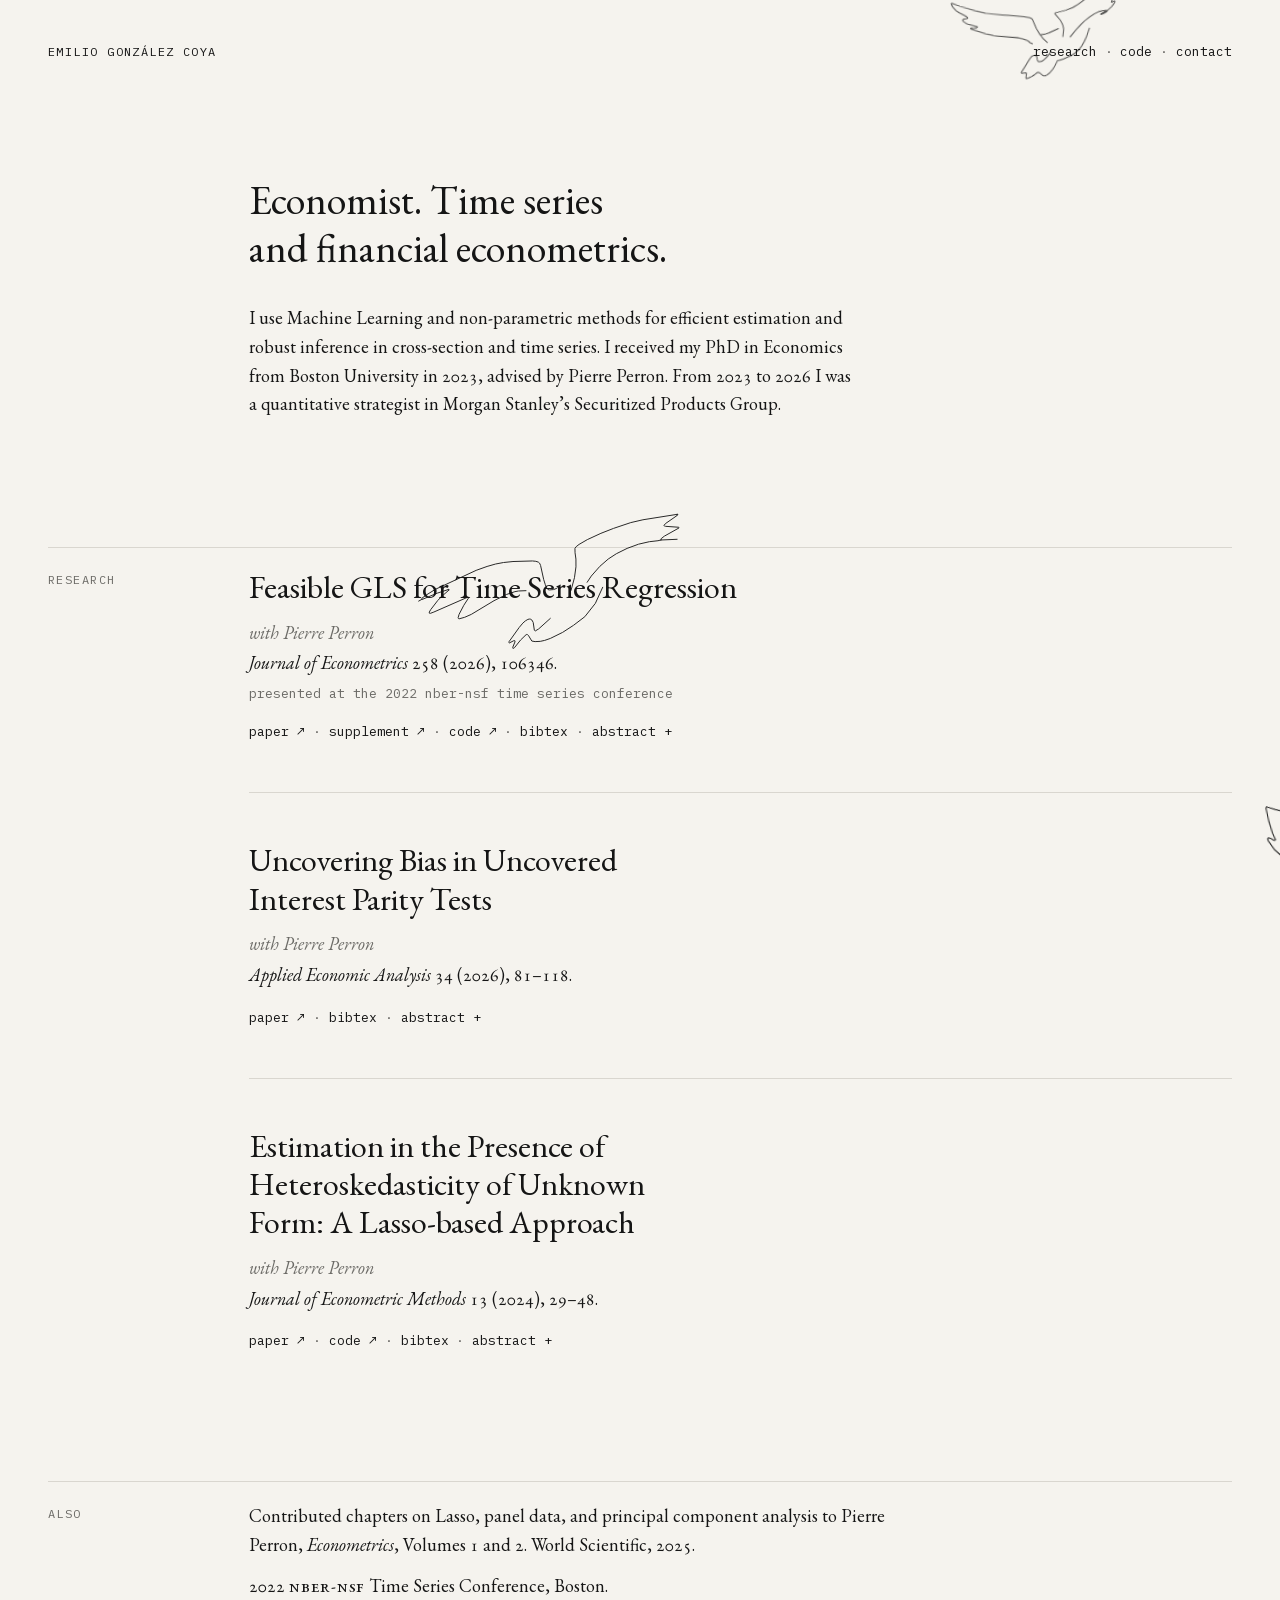
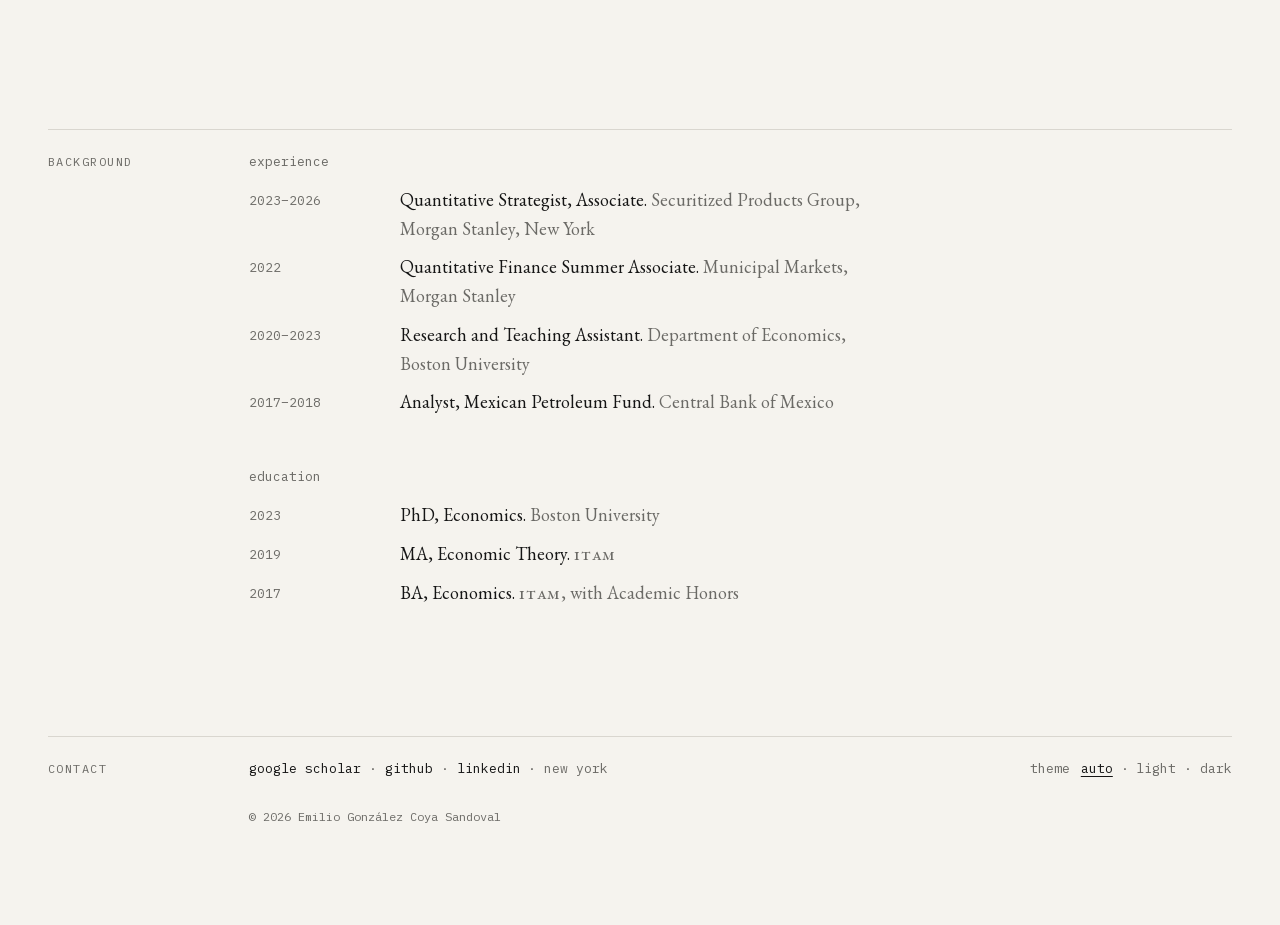
<file: index.html>
<!DOCTYPE html>
<html lang="en">
<head>
  <meta charset="utf-8">
  <meta name="viewport" content="width=device-width, initial-scale=1">
  <title>Emilio González Coya Sandoval — Economist</title>
  <meta name="description" content="Emilio González Coya Sandoval, economist. Time series and financial econometrics: machine learning and non-parametric methods for efficient estimation and robust inference. PhD, Boston University.">
  <link rel="canonical" href="https://emiliogcs.com/">
  <meta name="color-scheme" content="light dark">
  <meta name="theme-color" content="#F5F3EE" media="(prefers-color-scheme: light)">
  <meta name="theme-color" content="#0F0F0E" media="(prefers-color-scheme: dark)">

  <meta property="og:type" content="website">
  <meta property="og:url" content="https://emiliogcs.com/">
  <meta property="og:site_name" content="Emilio González Coya">
  <meta property="og:title" content="Emilio González Coya — Economist">
  <meta property="og:description" content="Economist. Time series and financial econometrics. Papers and contact.">
  <meta property="og:image" content="https://emiliogcs.com/assets/og.png">
  <meta property="og:image:width" content="1200">
  <meta property="og:image:height" content="630">
  <meta property="og:image:alt" content="Emilio González Coya, economist: time series and financial econometrics. A line drawing of two birds in flight.">
  <meta property="og:locale" content="en_US">
  <meta name="twitter:card" content="summary_large_image">
  <meta name="twitter:title" content="Emilio González Coya — Economist">
  <meta name="twitter:description" content="Economist. Time series and financial econometrics. Papers and contact.">
  <meta name="twitter:image" content="https://emiliogcs.com/assets/og.png">

  <link rel="icon" href="/favicon.svg" type="image/svg+xml">
  <link rel="preload" href="/assets/fonts/eb-garamond-400.woff2" as="font" type="font/woff2" crossorigin>
  <link rel="preload" href="/assets/fonts/ibm-plex-mono-400.woff2" as="font" type="font/woff2" crossorigin>
  <link rel="stylesheet" href="/assets/site.css">
  <script>document.documentElement.classList.add("js");try{var t=localStorage.getItem("theme");if(t==="light"||t==="dark")document.documentElement.dataset.theme=t}catch(e){}</script>
  <script type="module" src="/assets/site.js"></script>
  <script type="application/ld+json">
  {
    "@context": "https://schema.org",
    "@graph": [
      {
        "@type": "ProfilePage",
        "@id": "https://emiliogcs.com/#profile",
        "url": "https://emiliogcs.com/",
        "name": "Emilio González Coya Sandoval — Economist",
        "dateModified": "2026-10-20",
        "mainEntity": { "@id": "https://emiliogcs.com/#person" }
      },
      {
        "@type": "Person",
        "@id": "https://emiliogcs.com/#person",
        "name": "Emilio González Coya",
        "alternateName": ["Emilio González Coya Sandoval", "Emilio Gonzalez Coya Sandoval", "Emilio Gonzalez Coya", "Emilio González-Coya"],
        "givenName": "Emilio",
        "familyName": "González Coya",
        "jobTitle": "Economist",
        "url": "https://emiliogcs.com/",
        "alumniOf": [
          { "@type": "CollegeOrUniversity", "name": "Boston University" },
          { "@type": "CollegeOrUniversity", "name": "ITAM", "alternateName": "Instituto Tecnológico Autónomo de México" }
        ],
        "sameAs": ["https://scholar.google.com/citations?user=ekQ7IjcAAAAJ", "https://github.com/emiliogcs", "https://www.linkedin.com/in/emiliogcs/"]
      },
      {
        "@type": "Person",
        "@id": "https://emiliogcs.com/#perron",
        "name": "Pierre Perron"
      },
      {
        "@type": "ScholarlyArticle",
        "@id": "https://emiliogcs.com/#fgls",
        "name": "Feasible GLS for Time Series Regression",
        "author": [{ "@id": "https://emiliogcs.com/#perron" }, { "@id": "https://emiliogcs.com/#person" }],
        "isPartOf": { "@type": "Periodical", "name": "Journal of Econometrics", "issn": "0304-4076" },
        "datePublished": "2026-11",
        "url": "https://www.sciencedirect.com/science/article/pii/S0304407626001661",
        "sameAs": "https://doi.org/10.1016/j.jeconom.2026.106346"
      },
      {
        "@type": "ScholarlyArticle",
        "@id": "https://emiliogcs.com/#uip",
        "name": "Uncovering Bias in Uncovered Interest Parity Tests",
        "author": [{ "@id": "https://emiliogcs.com/#person" }, { "@id": "https://emiliogcs.com/#perron" }],
        "isPartOf": { "@type": "Periodical", "name": "Applied Economic Analysis", "issn": "2632-7627" },
        "datePublished": "2026-06-09",
        "url": "https://www.emerald.com/aea/article/doi/10.1108/AEA-12-2025-0504/1380659/Uncovering-bias-in-uncovered-interest-parity-tests",
        "sameAs": "https://doi.org/10.1108/AEA-12-2025-0504"
      },
      {
        "@type": "ScholarlyArticle",
        "@id": "https://emiliogcs.com/#lasso",
        "name": "Estimation in the Presence of Heteroskedasticity of Unknown Form: A Lasso-based Approach",
        "author": [{ "@id": "https://emiliogcs.com/#person" }, { "@id": "https://emiliogcs.com/#perron" }],
        "isPartOf": { "@type": "Periodical", "name": "Journal of Econometric Methods", "issn": "2156-6674" },
        "datePublished": "2023-05-15",
        "url": "https://doi.org/10.1515/jem-2023-0007",
        "sameAs": "https://doi.org/10.1515/jem-2023-0007"
      }
    ]
  }
  </script>

</head>
<body class="sky">
  <a class="skip" href="#main">Skip to content</a>

  <header class="wrap site-header">
    <h1 class="name"><a href="/">Emilio González Coya</a></h1>
    <nav class="nav" aria-label="Primary">
      <ul>
        <li><a href="#research">research</a></li>
        <li><a href="/code/">code</a></li>
        <li><a href="/contact/">contact</a></li>
      </ul>
    </nav>
  </header>

  <main id="main" tabindex="-1">
    <section class="wrap grid intro" aria-labelledby="statement">
      <!-- birds -->
      <svg class="flock" viewBox="0 0 901.7 879.4" aria-hidden="true" focusable="false" fill="none" stroke="currentColor" stroke-width="1" stroke-linecap="round" stroke-linejoin="round">
        <g transform="translate(17.6 0)"><g class="bird bird-upper" data-bird="upper" data-heading="140" data-flap="518 245 515 28 0"><path class="wing" d="M876 4 L876 3 879 3.9 879 6 877 6 M876 4 L762 17 721 24.6 663 41.3 620 56 573.7 75 545.6 89.7 535.7 96.7 531.3 102.3 531 117 533 138 532 164 525.4 200 512 242 M877 6 L876 8 836.1 33.3 831.3 39 832.4 41 836 42.1 879 47 881.1 47.9 881.1 49.4 830.9 74.7 820.3 82.3 819 87 M819 87 L809 89 780 91 744 97.6 705 110 668.3 126.3 640.6 142.7 611.7 165.7 581.7 196.9 567 217 M819 87 L873 87 M103 221 L103 220 106 220.9 106 223 104 224 M103 221 L66 231.3 15 250 M104 224 L82.9 240.7 66.7 255.7 41.7 285.4 36.9 293 36.4 296.6 40 297.6 52 293.7 162 251.1 168.6 249.9 169.1 252.7 152.7 275.6 135.7 305 132 316 132.9 319.1 135 320 154 315.7 176.3 307 254 264.7 296 246 325 237.7 337 236 362 236 M464 233 L454 236.4 440 237 435.3 235.6 432.7 232.7 427.3 219 422.7 202 414.3 154 411.3 146.3 407.4 142.7 399 139.6 388 138 323 137 291 139 265 142.7 236 149.6 199 161 60.3 218.3 29.6 235.7 14 246 14 248 M618 236 L591.3 288.4 554.3 331.3 515.4 358.3 478 380.3 436 398.7 417 404.4 402 407 385 407 374.1 404.7 363.3 385.1 360.7 382.7 356.3 382.3 336.7 399.7 315.3 424.3 312.7 426.1 309.9 426.1 309.9 422 317.9 405 318 401.4 314 400.9 299.1 407.6 297.4 406.6 297.9 403.6 333.7 357.9 346.7 343.7 355.4 336.7 364 332 369 331 373.7 331.9 377.3 334.7 381.4 343 384.1 369 387 371.6 398.6 365.3 439 332 M13 250 L3 255" vector-effect="non-scaling-stroke"/></g></g>
        <g transform="translate(0 355.9)"><g class="bird bird-middle" data-bird="middle" data-heading="62" data-flap="340.6 254.1 510 30 0"><path class="wing" d="M21.6 83.1 L16.1 67.1 10.4 39.1 6.6 7.1 7 3.7 9.4 3 28.6 11.1 82.6 30.3 107.3 41.4 123 50.9 137.7 61.9 193.4 111.4 219.1 130.4 254.6 148 307.3 166.3 308.6 168.3 307.7 171.3 277.3 202 268.3 214.7 261.7 227.1 257.1 241.1 255.6 251.1 256.6 285.1 M19.6 84.1 L17.6 84.1 11 78.9 5.6 76.6 3 78.3 3.6 83.1 17.3 107 37.6 129.1 M37.6 129.1 L39.4 134.3 43 137.4 60 149 69.6 153.1 M42.6 129.1 L63.6 132.7 83.6 139.9 105.1 152.9 125.9 169.9 149.9 192.9 167.9 213 191.9 244.7 217.6 282.1 217.6 284.1 M42.6 129.1 L46.4 134.4 70.6 149.1 70.6 151.1 M122.6 229.1 L133.9 274.1 143.6 302.1 155.3 327.1 169.3 348.7 187.4 367.4 209.7 383.4 244.6 402.4 263.6 410 272.7 412.1 284.7 442.1 293.7 459.7 306.3 478.3 320 491.4 330.6 497.3 339.6 498 360.6 483.9 368.6 482.4 374.7 485.9 386.3 497.4 399.1 507.4 415.9 516.9 426.3 520.6 428.6 517.1 427.6 497.1 428.6 492.1 431.6 491.1 451.6 494.4 454.1 493.6 455 491.1 416.3 414.4 408.3 402.4 399.6 397.6 391.6 396.1 385.1 396.7 382.9 400.1 377.4 420.1 374.3 425 368.6 427.1 356.6 425.1 346.6 418.1 333.3 403.3 323.6 390.1 312.6 371.1 M283.6 246.1 L332 273.9 351.6 281.9 372.6 287.1 M372.6 287.1 L374.6 287.1 377 284.7 396.9 257.6 421.3 212 426.9 207.1 436.6 203.7 468.6 200.1 545.6 200.1 576.6 202.1 669.6 201.1 723.6 193.4 804.6 176.6 845.6 165.7 850 166 850.6 168.1 847.9 174.1 840.9 184.3 822.4 201.4 804.6 211.4 769 225.3 759.9 231.4 758.9 234.3 760.7 237 776.6 241.3 783 244.7 783.7 249.1 780.4 253.4 766.6 261.4 749.6 267.6 704.1 275.1 703.7 277.1 706.6 279.9 719.6 283.4 737.6 285.9 739.1 287.9 737.4 289.4 658.6 307.4 616.6 313.1 600.6 314.1 490.6 313.1 462.6 316 442.6 321.3 431.1 326.9 424.3 332.1 410.6 337.1 M372.6 287.1 L372.6 289.1 358.9 304.4 334.6 324.1" vector-effect="non-scaling-stroke"/></g></g>
      </svg>
      <!-- /birds -->
      <div class="body reading">
        <p class="statement" id="statement">Economist. Time&nbsp;series and financial econometrics.</p>
        <p class="bio">I use Machine Learning and non-parametric methods for efficient estimation and robust inference in cross-section and time series. I received my PhD in Economics from Boston University in 2023, advised by Pierre Perron. From 2023 to 2026 I was a quantitative strategist in Morgan Stanley’s Securitized Products Group.</p>
      </div>
    </section>


    <section class="wrap grid section" id="research" aria-labelledby="research-h">
      <h2 class="label" id="research-h">Research</h2>
      <div class="body">

        <article class="plate" id="fgls" aria-labelledby="fgls-title">
          <div class="plate-text">
            <h3 class="plate-title" id="fgls-title"><a href="https://www.sciencedirect.com/science/article/pii/S0304407626001661" target="_blank" rel="noopener">Feasible GLS for Time Series Regression<span class="vh"> (opens in a new tab)</span></a></h3>
            <p class="with">with Pierre Perron</p>
            <p class="venue"><cite>Journal of Econometrics</cite> 258 (2026), 106346.</p>
            <p class="note">Presented at the 2022 NBER-NSF Time Series Conference</p>
            <div class="actions">
              <a class="act" href="https://www.sciencedirect.com/science/article/pii/S0304407626001661" target="_blank" rel="noopener">paper<span class="vh"> (opens in a new tab)</span> <span aria-hidden="true">↗</span></a>
              <span class="sep" aria-hidden="true">·</span>
              <a class="act" href="https://blogs.bu.edu/perron/files/2026/10/PCG-JOE-Supplement.pdf" target="_blank" rel="noopener">supplement<span class="vh"> (PDF, opens in a new tab)</span> <span aria-hidden="true">↗</span></a>
              <span class="sep" aria-hidden="true">·</span>
              <a class="act" href="/code/">code<span class="vh">: pyfgls, the Python package</span> <span aria-hidden="true">↗</span></a>
              <span class="sep" aria-hidden="true">·</span>
              <details class="abstract">
                <summary>abstract <span class="sign" aria-hidden="true"></span></summary>
                <div class="abstract-body">
                  <p>We consider GLS and OLS estimation in a linear regression model with serially correlated errors, and we provide the following contributions. First, we clarify when OLS is consistent or not. Second, we give sufficient conditions such that GLS is valid without the assumption of exogenous regressors (uncorrelated with past innovations). Third, we devise a feasible GLS procedure valid whether or not the regressors are exogenous, and which achieves a MSE close to that of the correctly specified infeasible GLS. Fourth, we derive the asymptotic distribution of this feasible GLS estimate: with exogenous regressors, the limit distribution is the same as that of the infeasible GLS estimator. However, with non-exogenous regressors, an additional term is present in the asymptotic variance. We provide a variance estimator, free of tuning parameters, which delivers confidence intervals with asymptotically correct coverage in both cases. We also illustrate how GLS can be more robust than OLS when the regressors are exogenous, even when GLS is based on an incorrect correction. The main assumptions are: a) the regressors are pre-determined (uncorrelated with future innovations); b) the errors are stationary thereby admitting a Wold representation in terms of some unpredictable innovations; c) the moving-average representation of the errors is invertible and implies a short-memory process. We also briefly address issues related to heteroskedastic errors.</p>
                </div>
              </details>
            </div>
            <details class="bib">
              <summary>bibtex</summary>
              <pre>@article{GonzalezCoyaPerronFGLS,
  author  = {Perron, Pierre and Gonz{\'a}lez-Coya, Emilio},
  title   = {Feasible {GLS} for Time Series Regression},
  journal = {Journal of Econometrics},
  volume  = {258},
  pages   = {106346},
  year    = {2026},
  doi     = {10.1016/j.jeconom.2026.106346}
}</pre>
            </details>
          </div>
        </article>

        <article class="plate" id="uip" aria-labelledby="uip-title">
          <div class="plate-text">
            <h3 class="plate-title" id="uip-title"><a href="https://www.emerald.com/aea/article/doi/10.1108/AEA-12-2025-0504/1380659/Uncovering-bias-in-uncovered-interest-parity-tests" target="_blank" rel="noopener">Uncovering Bias in Uncovered Interest Parity Tests<span class="vh"> (opens in a new tab)</span></a></h3>
            <p class="with">with Pierre Perron</p>
            <p class="venue"><cite>Applied Economic Analysis</cite> 34 (2026), 81–118.</p>
            <div class="actions">
              <a class="act" href="https://www.emerald.com/aea/article/doi/10.1108/AEA-12-2025-0504/1380659/Uncovering-bias-in-uncovered-interest-parity-tests" target="_blank" rel="noopener">paper<span class="vh"> (open access, opens in a new tab)</span> <span aria-hidden="true">↗</span></a>
              <span class="sep" aria-hidden="true">·</span>
              <details class="abstract">
                <summary>abstract <span class="sign" aria-hidden="true"></span></summary>
                <div class="abstract-body">
                  <p><span class="run-in">Purpose.</span> This paper aims to re-examine the uncovered interest parity (UIP) hypothesis, which posits efficiency in forward foreign exchange and rational expectations. Testing these assumptions involves estimating parameters in a <i>k</i>-step-ahead forecasting model, where forecast errors are expected to be serially correlated up to lags <i>k</i> − 1. When errors are correlated beyond these lags, OLS is no longer consistent unless the regressors are exogenous.</p>
                  <p><span class="run-in">Design/methodology/approach.</span> The authors extend the FGLS procedure developed in Perron and González-Coya (2022) to a setting in which lagged dependent variables are included as regressors. The authors thus provide a consistent and efficient framework to estimate the parameters of a general <i>k</i>-step-ahead linear forecasting equation. Following the work of Perron and Olivari (2023), the authors introduce an instrumental variable (IV)-based approach for this problem that requires pre-determined but not necessarily exogenous IVs for consistency.</p>
                  <p><span class="run-in">Findings.</span> The authors apply the authors’ FGLS procedures to the analysis of the two main specifications to test the UIP. Contrary to most empirical results available in the literature, in particular those based on some OLS regression or GMM, the authors’ robust and efficient procedure cannot reject the null hypothesis that the UIP holds.</p>
                  <p><span class="run-in">Originality/value.</span> Overall, this study’s results can be viewed as overturning the so-called forward discount anomaly. The methods proposed can also be applied to a wide variety of contexts.</p>
                </div>
              </details>
            </div>
            <details class="bib">
              <summary>bibtex</summary>
              <pre>@article{GonzalezCoyaPerronUIP,
  author  = {Gonz{\'a}lez-Coya, Emilio and Perron, Pierre},
  title   = {Uncovering Bias in Uncovered Interest Parity Tests},
  journal = {Applied Economic Analysis},
  volume  = {34},
  number  = {101},
  pages   = {81--118},
  year    = {2026},
  doi     = {10.1108/AEA-12-2025-0504}
}</pre>
            </details>
          </div>
        </article>

        <article class="plate" id="lasso" aria-labelledby="lasso-title">
          <div class="plate-text">
            <h3 class="plate-title" id="lasso-title"><a href="https://doi.org/10.1515/jem-2023-0007" target="_blank" rel="noopener">Estimation in the Presence of Heteroskedasticity of Unknown Form: A Lasso-based Approach<span class="vh"> (opens in a new tab)</span></a></h3>
            <p class="with">with Pierre Perron</p>
            <p class="venue"><cite>Journal of Econometric Methods</cite> 13 (2024), 29–48.</p>
            <div class="actions">
              <a class="act" href="https://doi.org/10.1515/jem-2023-0007" target="_blank" rel="noopener">paper<span class="vh"> (open access, opens in a new tab)</span> <span aria-hidden="true">↗</span></a>
              <span class="sep" aria-hidden="true">·</span>
              <a class="act" href="/code/">code<span class="vh">: pyfgls, the Python package</span> <span aria-hidden="true">↗</span></a>
              <span class="sep" aria-hidden="true">·</span>
              <details class="abstract">
                <summary>abstract <span class="sign" aria-hidden="true"></span></summary>
                <div class="abstract-body">
                  <p>We study the Feasible Generalized Least-Squares (FGLS) estimation of the parameters of a linear regression model in the presence of heteroskedasticity of unknown form in the errors. We suggest a Lasso based procedure to estimate the skedastic function of the residuals. The advantage of using Lasso is that it can handle a large number of potential covariates, yet still yields a parsimonious specification. Using extensive simulation experiments, we show that our suggested procedure always provide some improvements in the precision of the parameter of interest (lower Mean-Squared Errors) when heteroskedasticity is present and is equivalent to OLS when there is none. It also performs better than previously suggested procedures. Since the fitted value of the skedastic function falls short of the true specification, we form confidence intervals using a bias-corrected version of the usual heteroskedasticity-robust covariance matrix estimator. These have the correct size and substantially shorter length than when using OLS. Our method is applicable to both cross-section (with a random sample) and time series models, though here we concentrate on the former.</p>
                </div>
              </details>
            </div>
            <details class="bib">
              <summary>bibtex</summary>
              <pre>@article{GonzalezCoyaPerron2024,
  author  = {Gonz{\'a}lez-Coya, Emilio and Perron, Pierre},
  title   = {Estimation in the Presence of Heteroskedasticity of Unknown Form: A {Lasso}-based Approach},
  journal = {Journal of Econometric Methods},
  volume  = {13},
  number  = {1},
  pages   = {29--48},
  year    = {2024},
  doi     = {10.1515/jem-2023-0007}
}</pre>
            </details>
          </div>
        </article>

      </div>
    </section>

    <section class="wrap grid section" id="also" aria-labelledby="also-h">
      <h2 class="label" id="also-h">Also</h2>
      <div class="body reading">
        <ul class="plain">
          <li>Contributed chapters on Lasso, panel data, and principal component analysis to Pierre Perron, <cite>Econometrics</cite>, Volumes 1 and 2. World Scientific, 2025.</li>
          <li>2022 <span class="sc">NBER-NSF</span> Time Series Conference, Boston.</li>
        </ul>
      </div>
    </section>

    <section class="wrap grid section" id="background" aria-labelledby="background-h">
      <h2 class="label" id="background-h">Background</h2>
      <div class="body reading lists">
        <div>
          <h3 class="sublabel">Experience</h3>
          <ul class="cv">
            <li><span class="yr">2023–2026</span><span>Quantitative Strategist, Associate. <span class="org">Securitized Products Group, Morgan Stanley, New York</span></span></li>
            <li><span class="yr">2022</span><span>Quantitative Finance Summer Associate. <span class="org">Municipal Markets, Morgan Stanley</span></span></li>
            <li><span class="yr">2020–2023</span><span>Research and Teaching Assistant. <span class="org">Department of Economics, Boston University</span></span></li>
            <li><span class="yr">2017–2018</span><span>Analyst, Mexican Petroleum Fund. <span class="org">Central Bank of Mexico</span></span></li>
          </ul>
        </div>
        <div>
          <h3 class="sublabel">Education</h3>
          <ul class="cv">
            <li><span class="yr">2023</span><span>PhD, Economics. <span class="org">Boston University</span></span></li>
            <li><span class="yr">2019</span><span>MA, Economic Theory. <span class="org"><span class="sc">ITAM</span></span></span></li>
            <li><span class="yr">2017</span><span>BA, Economics. <span class="org"><span class="sc">ITAM</span>, with Academic Honors</span></span></li>
          </ul>
        </div>
      </div>
    </section>
    <p class="vh" id="status" aria-live="polite"></p>
  </main>

  <footer class="wrap grid section site-footer" id="contact" aria-labelledby="contact-h">
    <h2 class="label" id="contact-h">Contact</h2>
    <div class="body footer-row">
      <ul class="links">
        <li><a href="https://scholar.google.com/citations?user=ekQ7IjcAAAAJ">google scholar</a></li>
        <li><a href="https://github.com/emiliogcs">github</a></li>
        <li><a href="https://www.linkedin.com/in/emiliogcs/">linkedin</a></li>
        <li class="place">new york</li>
      </ul>
      <div class="theme-switch" role="group" aria-labelledby="theme-label" hidden>
        <span class="theme-label" id="theme-label">theme</span>
        <button type="button" value="auto" aria-pressed="true">auto</button>
        <button type="button" value="light" aria-pressed="false">light</button>
        <button type="button" value="dark" aria-pressed="false">dark</button>
      </div>
    </div>
    <p class="colophon">© 2026 Emilio González Coya Sandoval</p>
  </footer>
</body>
</html>
</file>
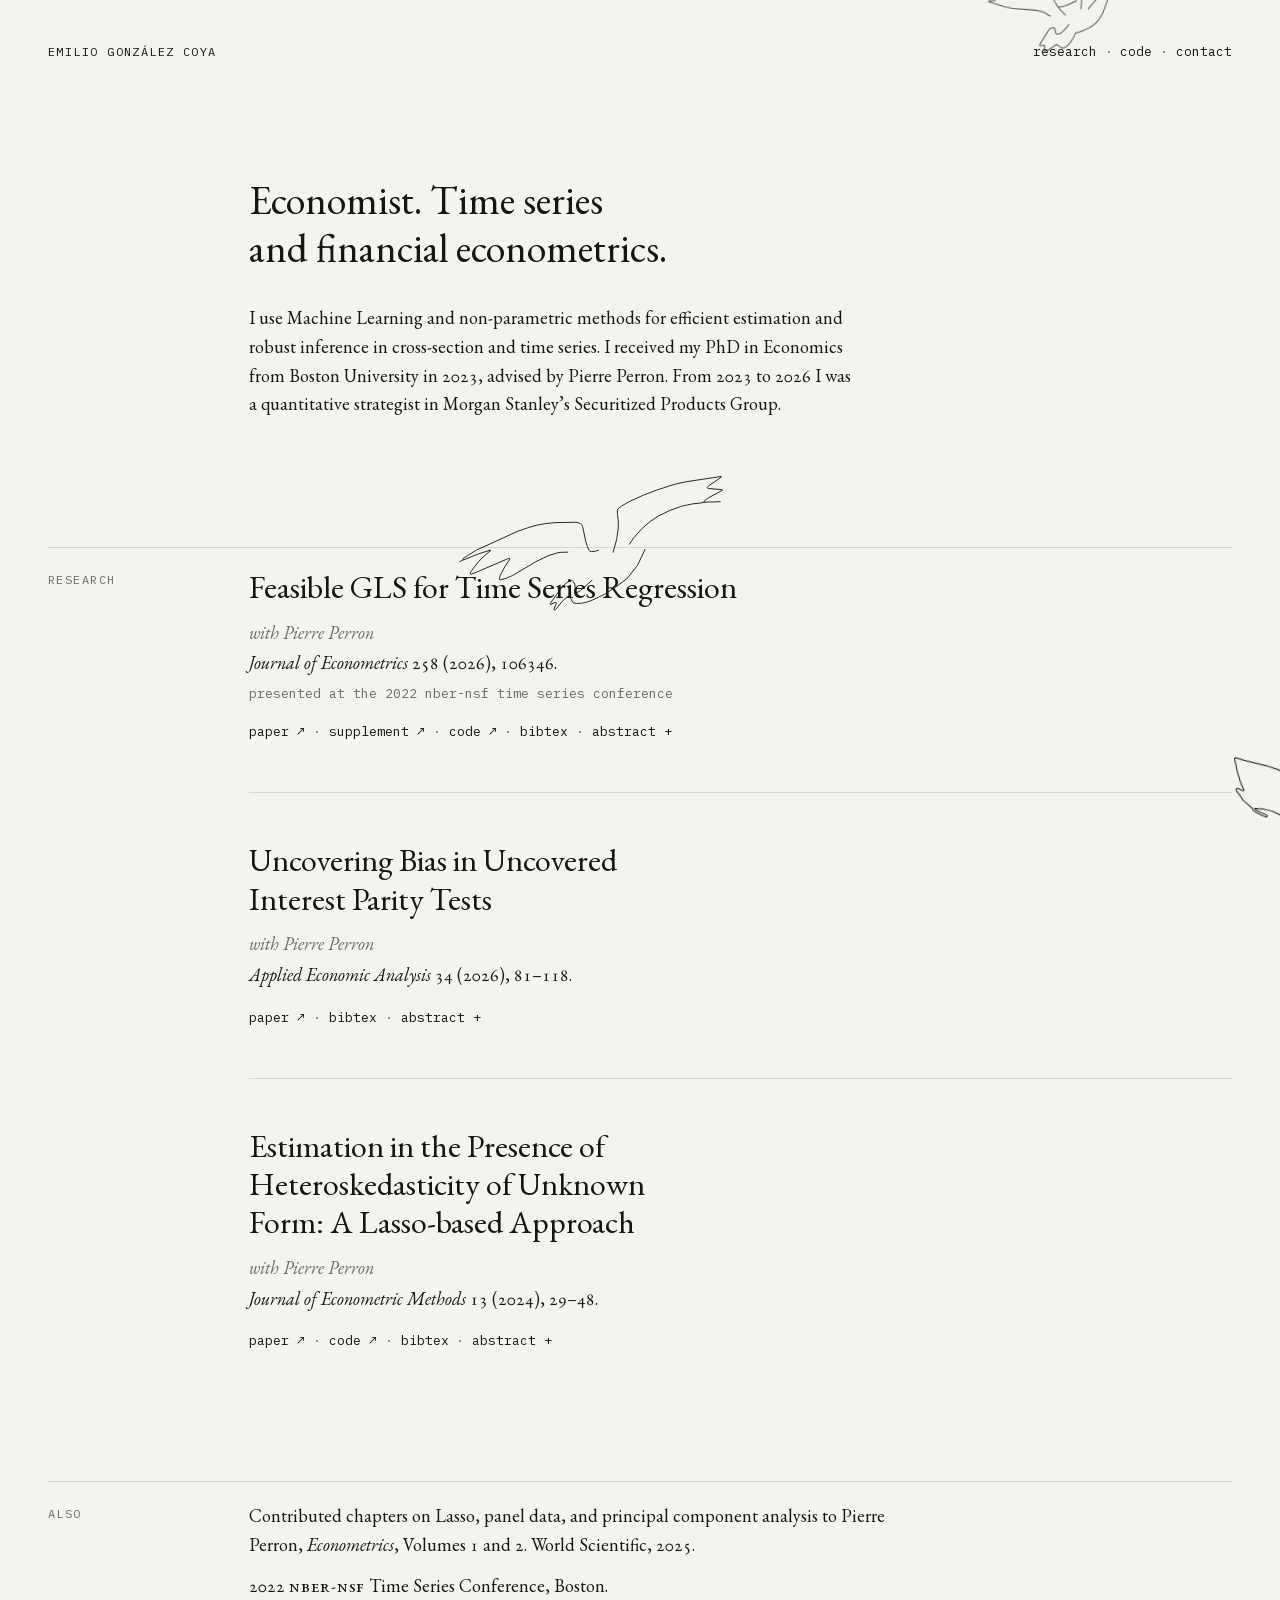
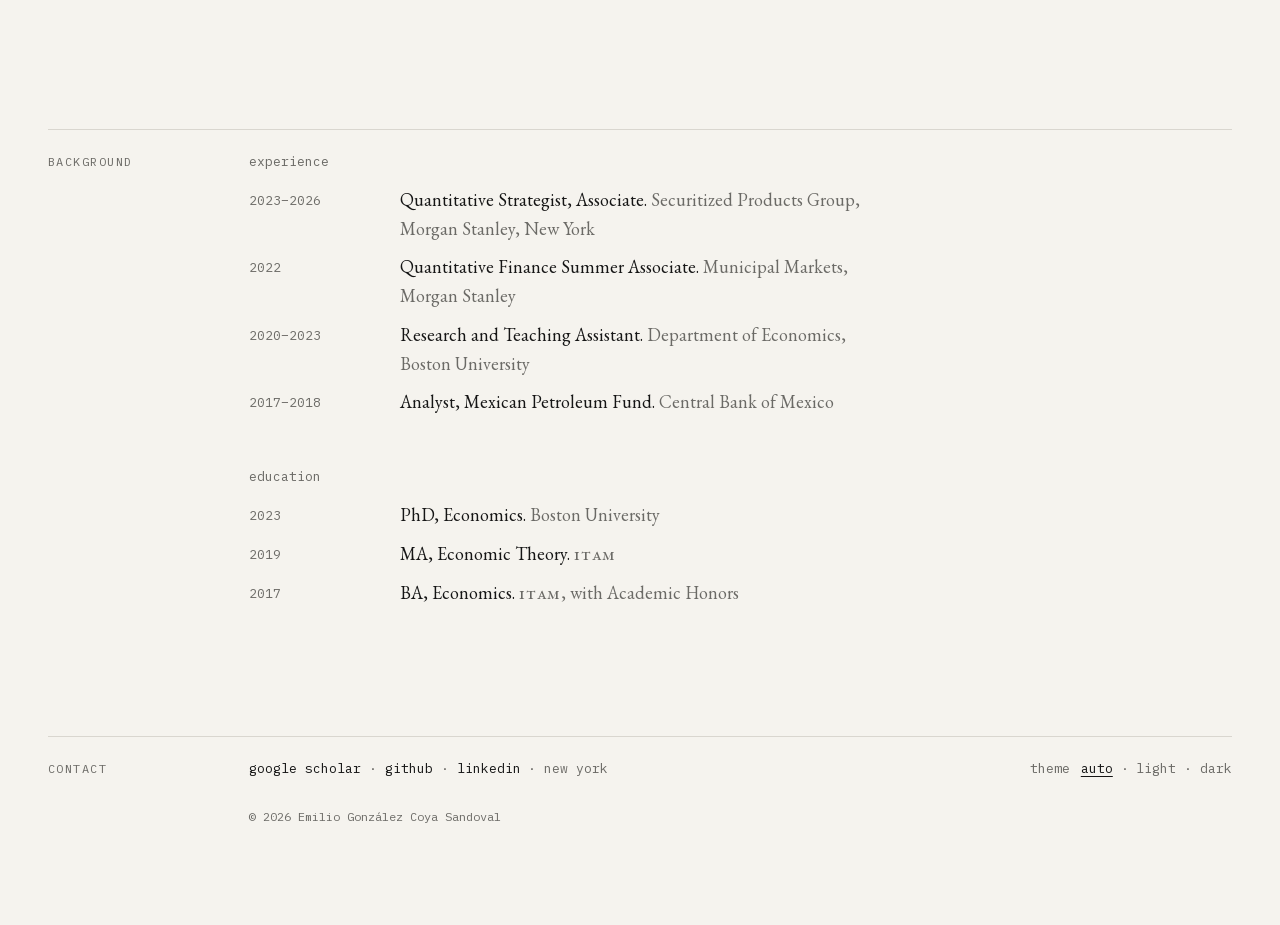
<file: birds/index.html>
<!DOCTYPE html>
<html lang="en">
<head>
  <meta charset="utf-8">
  <title>Emilio González Coya</title>
  <meta name="robots" content="noindex">
  <link rel="canonical" href="https://emiliogcs.com/">
  <meta http-equiv="refresh" content="0; url=/">
  <script>location.replace("/")</script>
</head>
<body>
  <p>The birds have moved to the home page: <a href="/">emiliogcs.com</a>.</p>
</body>
</html>
</file>
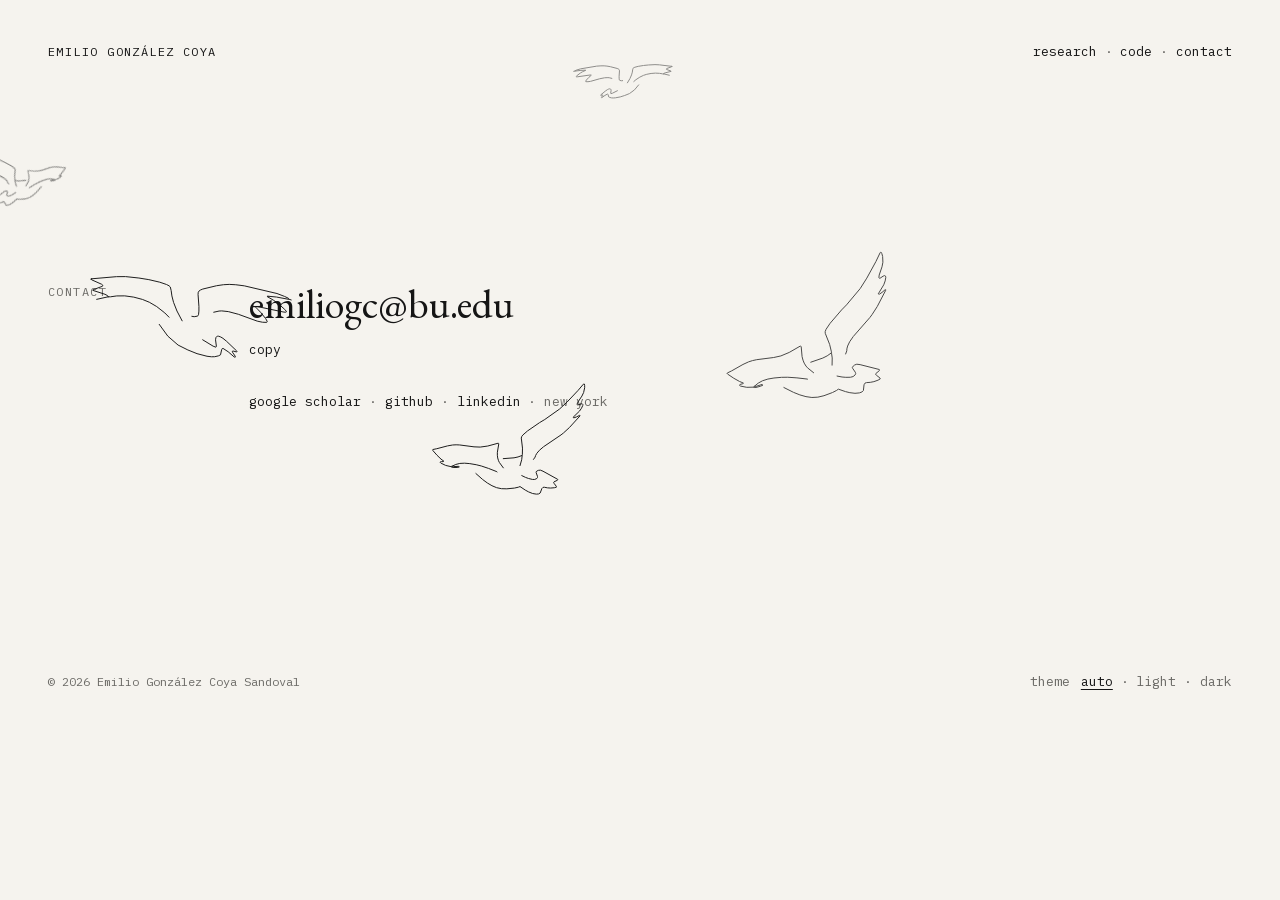
<file: contact/index.html>
<!DOCTYPE html>
<html lang="en">
<head>
  <meta charset="utf-8">
  <meta name="viewport" content="width=device-width, initial-scale=1">
  <title>Contact — Emilio González Coya Sandoval</title>
  <meta name="description" content="Contact Emilio González Coya Sandoval, economist: email, Google Scholar, GitHub and LinkedIn.">
  <link rel="canonical" href="https://emiliogcs.com/contact/">
  <meta name="color-scheme" content="light dark">
  <meta name="theme-color" content="#F5F3EE" media="(prefers-color-scheme: light)">
  <meta name="theme-color" content="#0F0F0E" media="(prefers-color-scheme: dark)">

  <meta property="og:type" content="website">
  <meta property="og:url" content="https://emiliogcs.com/contact/">
  <meta property="og:site_name" content="Emilio González Coya">
  <meta property="og:title" content="Contact — Emilio González Coya">
  <meta property="og:description" content="Email, Google Scholar, GitHub and LinkedIn.">
  <meta property="og:image" content="https://emiliogcs.com/assets/og.png">
  <meta property="og:image:width" content="1200">
  <meta property="og:image:height" content="630">
  <meta property="og:image:alt" content="Emilio González Coya, economist: time series and financial econometrics. A line drawing of two birds in flight.">
  <meta property="og:locale" content="en_US">
  <meta name="twitter:card" content="summary_large_image">
  <meta name="twitter:title" content="Contact — Emilio González Coya">
  <meta name="twitter:description" content="Email, Google Scholar, GitHub and LinkedIn.">
  <meta name="twitter:image" content="https://emiliogcs.com/assets/og.png">

  <link rel="icon" href="/favicon.svg" type="image/svg+xml">
  <link rel="preload" href="/assets/fonts/eb-garamond-400.woff2" as="font" type="font/woff2" crossorigin>
  <link rel="preload" href="/assets/fonts/ibm-plex-mono-400.woff2" as="font" type="font/woff2" crossorigin>
  <link rel="stylesheet" href="/assets/site.css">
  <script>document.documentElement.classList.add("js");try{var t=localStorage.getItem("theme");if(t==="light"||t==="dark")document.documentElement.dataset.theme=t}catch(e){}</script>
  <script type="module" src="/assets/site.js"></script>
</head>
<body class="sky" data-birds="orbit">
  <a class="skip" href="#main">Skip to content</a>

  <header class="wrap site-header">
    <p class="name"><a href="/">Emilio González Coya</a></p>
    <nav class="nav" aria-label="Primary">
      <ul>
        <li><a href="/#research">research</a></li>
        <li><a href="/code/">code</a></li>
        <li><a href="/contact/" aria-current="page">contact</a></li>
      </ul>
    </nav>
  </header>

  <main id="main" tabindex="-1">
    <section class="wrap grid intro contact" aria-labelledby="contact-h">
      <!-- birds -->
      <svg class="flock" viewBox="0 0 901.7 879.4" aria-hidden="true" focusable="false" fill="none" stroke="currentColor" stroke-width="1" stroke-linecap="round" stroke-linejoin="round">
        <g transform="translate(17.6 0)"><g class="bird bird-upper" data-bird="upper" data-heading="140" data-flap="518 245 515 28 0"><path class="wing" d="M876 4 L876 3 879 3.9 879 6 877 6 M876 4 L762 17 721 24.6 663 41.3 620 56 573.7 75 545.6 89.7 535.7 96.7 531.3 102.3 531 117 533 138 532 164 525.4 200 512 242 M877 6 L876 8 836.1 33.3 831.3 39 832.4 41 836 42.1 879 47 881.1 47.9 881.1 49.4 830.9 74.7 820.3 82.3 819 87 M819 87 L809 89 780 91 744 97.6 705 110 668.3 126.3 640.6 142.7 611.7 165.7 581.7 196.9 567 217 M819 87 L873 87 M103 221 L103 220 106 220.9 106 223 104 224 M103 221 L66 231.3 15 250 M104 224 L82.9 240.7 66.7 255.7 41.7 285.4 36.9 293 36.4 296.6 40 297.6 52 293.7 162 251.1 168.6 249.9 169.1 252.7 152.7 275.6 135.7 305 132 316 132.9 319.1 135 320 154 315.7 176.3 307 254 264.7 296 246 325 237.7 337 236 362 236 M464 233 L454 236.4 440 237 435.3 235.6 432.7 232.7 427.3 219 422.7 202 414.3 154 411.3 146.3 407.4 142.7 399 139.6 388 138 323 137 291 139 265 142.7 236 149.6 199 161 60.3 218.3 29.6 235.7 14 246 14 248 M618 236 L591.3 288.4 554.3 331.3 515.4 358.3 478 380.3 436 398.7 417 404.4 402 407 385 407 374.1 404.7 363.3 385.1 360.7 382.7 356.3 382.3 336.7 399.7 315.3 424.3 312.7 426.1 309.9 426.1 309.9 422 317.9 405 318 401.4 314 400.9 299.1 407.6 297.4 406.6 297.9 403.6 333.7 357.9 346.7 343.7 355.4 336.7 364 332 369 331 373.7 331.9 377.3 334.7 381.4 343 384.1 369 387 371.6 398.6 365.3 439 332 M13 250 L3 255" vector-effect="non-scaling-stroke"/></g></g>
        <g transform="translate(0 355.9)"><g class="bird bird-middle" data-bird="middle" data-heading="62" data-flap="340.6 254.1 510 30 0"><path class="wing" d="M21.6 83.1 L16.1 67.1 10.4 39.1 6.6 7.1 7 3.7 9.4 3 28.6 11.1 82.6 30.3 107.3 41.4 123 50.9 137.7 61.9 193.4 111.4 219.1 130.4 254.6 148 307.3 166.3 308.6 168.3 307.7 171.3 277.3 202 268.3 214.7 261.7 227.1 257.1 241.1 255.6 251.1 256.6 285.1 M19.6 84.1 L17.6 84.1 11 78.9 5.6 76.6 3 78.3 3.6 83.1 17.3 107 37.6 129.1 M37.6 129.1 L39.4 134.3 43 137.4 60 149 69.6 153.1 M42.6 129.1 L63.6 132.7 83.6 139.9 105.1 152.9 125.9 169.9 149.9 192.9 167.9 213 191.9 244.7 217.6 282.1 217.6 284.1 M42.6 129.1 L46.4 134.4 70.6 149.1 70.6 151.1 M122.6 229.1 L133.9 274.1 143.6 302.1 155.3 327.1 169.3 348.7 187.4 367.4 209.7 383.4 244.6 402.4 263.6 410 272.7 412.1 284.7 442.1 293.7 459.7 306.3 478.3 320 491.4 330.6 497.3 339.6 498 360.6 483.9 368.6 482.4 374.7 485.9 386.3 497.4 399.1 507.4 415.9 516.9 426.3 520.6 428.6 517.1 427.6 497.1 428.6 492.1 431.6 491.1 451.6 494.4 454.1 493.6 455 491.1 416.3 414.4 408.3 402.4 399.6 397.6 391.6 396.1 385.1 396.7 382.9 400.1 377.4 420.1 374.3 425 368.6 427.1 356.6 425.1 346.6 418.1 333.3 403.3 323.6 390.1 312.6 371.1 M283.6 246.1 L332 273.9 351.6 281.9 372.6 287.1 M372.6 287.1 L374.6 287.1 377 284.7 396.9 257.6 421.3 212 426.9 207.1 436.6 203.7 468.6 200.1 545.6 200.1 576.6 202.1 669.6 201.1 723.6 193.4 804.6 176.6 845.6 165.7 850 166 850.6 168.1 847.9 174.1 840.9 184.3 822.4 201.4 804.6 211.4 769 225.3 759.9 231.4 758.9 234.3 760.7 237 776.6 241.3 783 244.7 783.7 249.1 780.4 253.4 766.6 261.4 749.6 267.6 704.1 275.1 703.7 277.1 706.6 279.9 719.6 283.4 737.6 285.9 739.1 287.9 737.4 289.4 658.6 307.4 616.6 313.1 600.6 314.1 490.6 313.1 462.6 316 442.6 321.3 431.1 326.9 424.3 332.1 410.6 337.1 M372.6 287.1 L372.6 289.1 358.9 304.4 334.6 324.1" vector-effect="non-scaling-stroke"/></g></g>
      </svg>
      <!-- /birds -->
      <h1 class="label" id="contact-h">Contact</h1>
      <div class="body">
        <p class="contact-email"><a href="mailto:emiliogc@bu.edu">emiliogc@bu.edu</a></p>
        <p class="contact-copy" hidden><button type="button" class="act copy-email" data-email="emiliogc@bu.edu" aria-label="Copy the email address">copy</button></p>
        <ul class="links">
          <li><a href="https://scholar.google.com/citations?user=ekQ7IjcAAAAJ">google scholar</a></li>
          <li><a href="https://github.com/emiliogcs">github</a></li>
          <li><a href="https://www.linkedin.com/in/emiliogcs/">linkedin</a></li>
          <li class="place">new york</li>
        </ul>
      </div>
    </section>
    <p class="vh" id="status" aria-live="polite"></p>
  </main>

  <footer class="wrap site-footer contact-footer">
    <p class="colophon">© 2026 Emilio González Coya Sandoval</p>
    <div class="theme-switch" role="group" aria-labelledby="theme-label" hidden>
      <span class="theme-label" id="theme-label">theme</span>
      <button type="button" value="auto" aria-pressed="true">auto</button>
      <button type="button" value="light" aria-pressed="false">light</button>
      <button type="button" value="dark" aria-pressed="false">dark</button>
    </div>
  </footer>
</body>
</html>
</file>
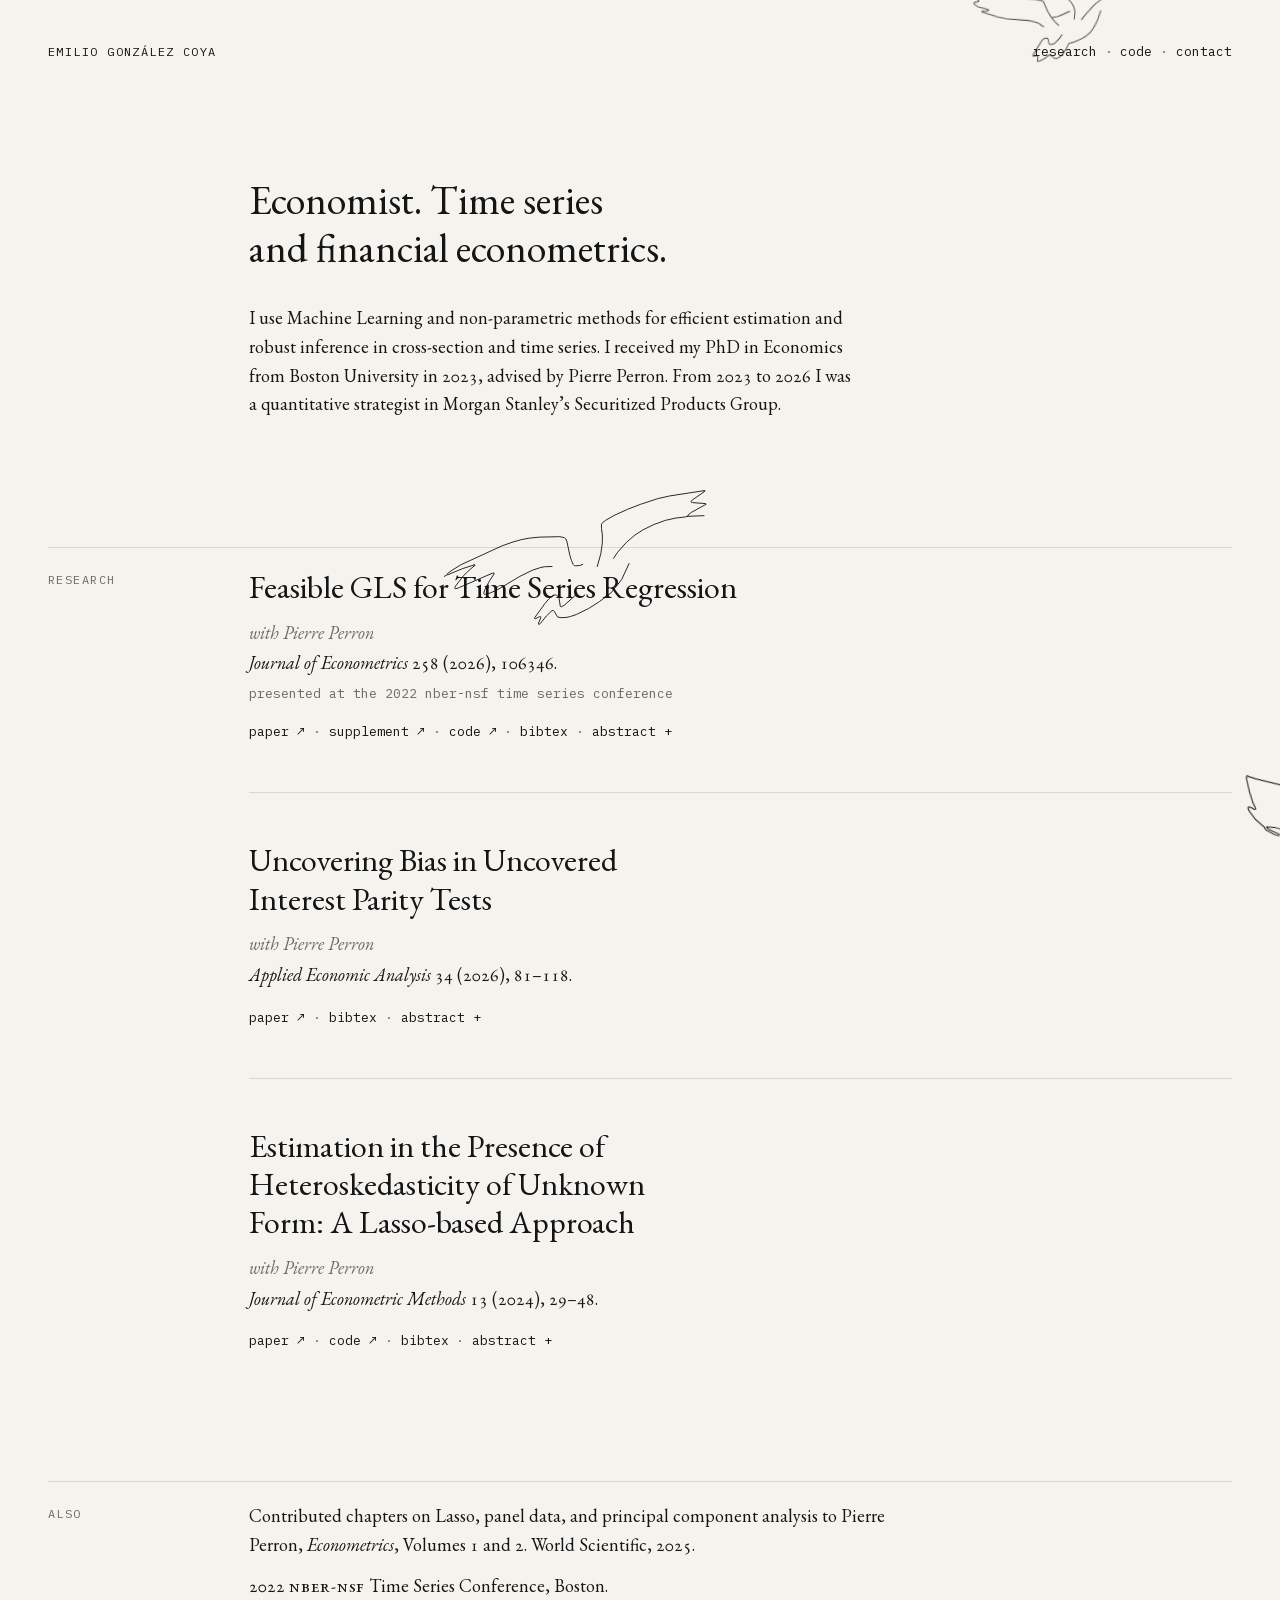
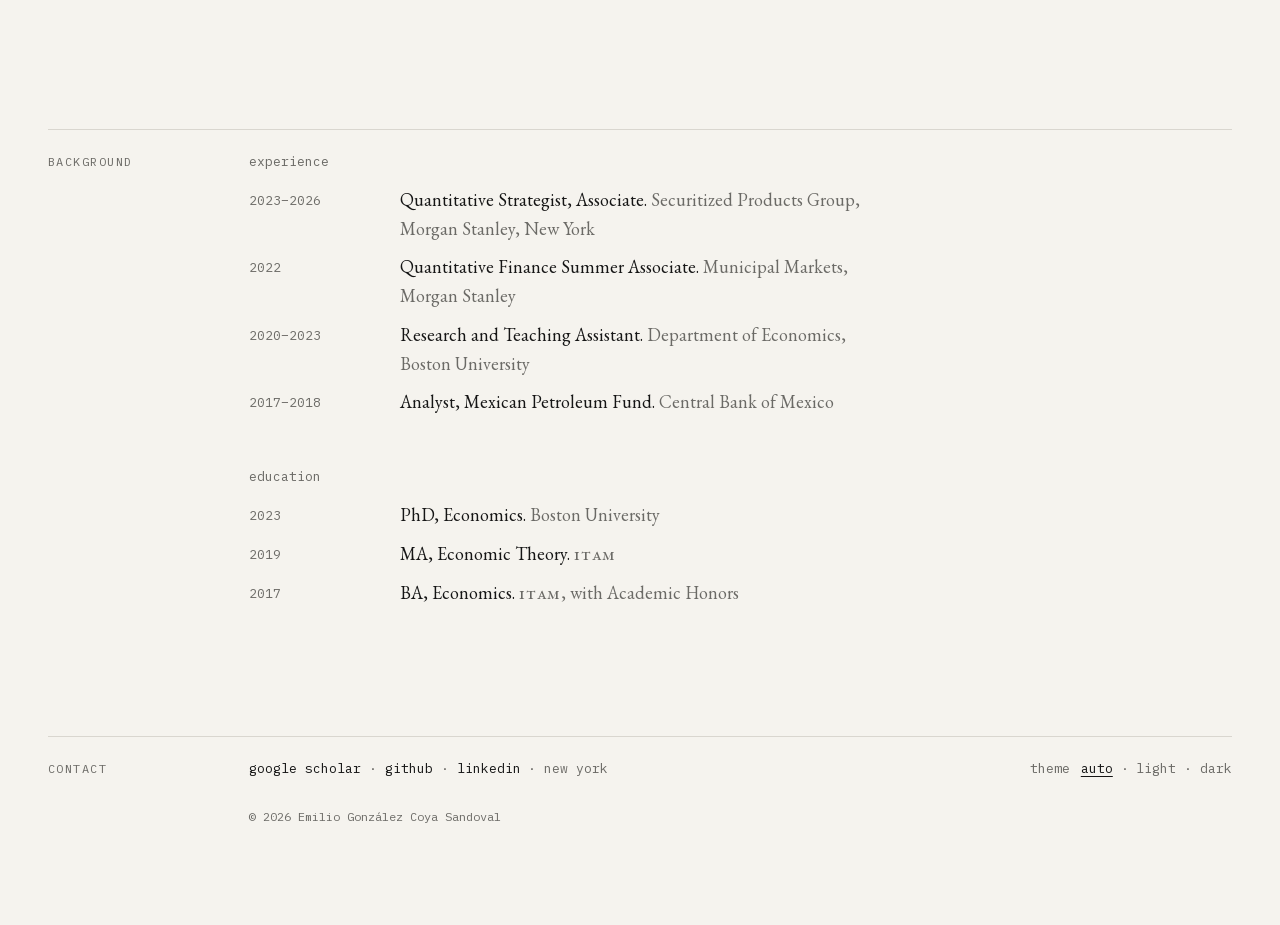
<file: cv/index.html>
<!DOCTYPE html>
<html lang="en">
<head>
  <meta charset="utf-8">
  <title>Emilio González Coya</title>
  <meta name="robots" content="noindex">
  <link rel="canonical" href="https://emiliogcs.com/">
  <meta http-equiv="refresh" content="0; url=/">
  <script>location.replace("/")</script>
</head>
<body>
  <p>This page has moved to <a href="/">emiliogcs.com</a>.</p>
</body>
</html>
</file>
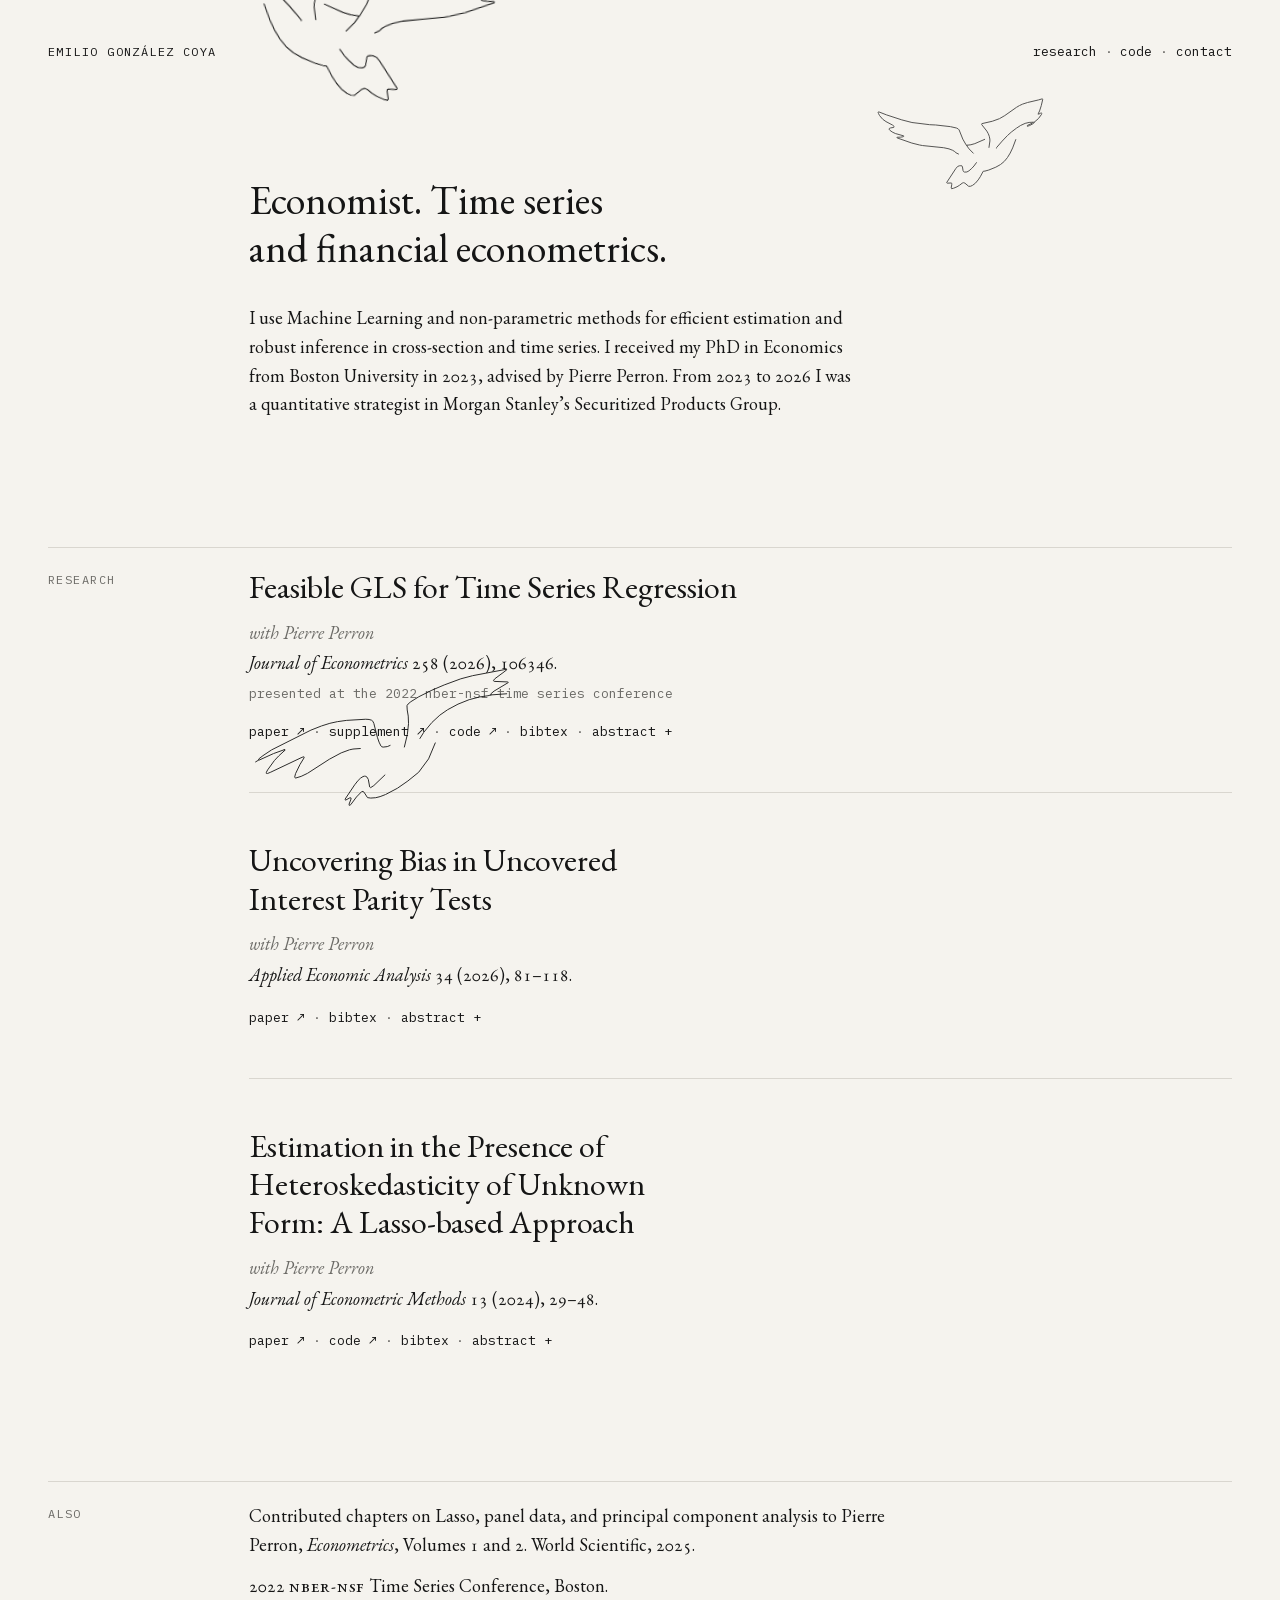
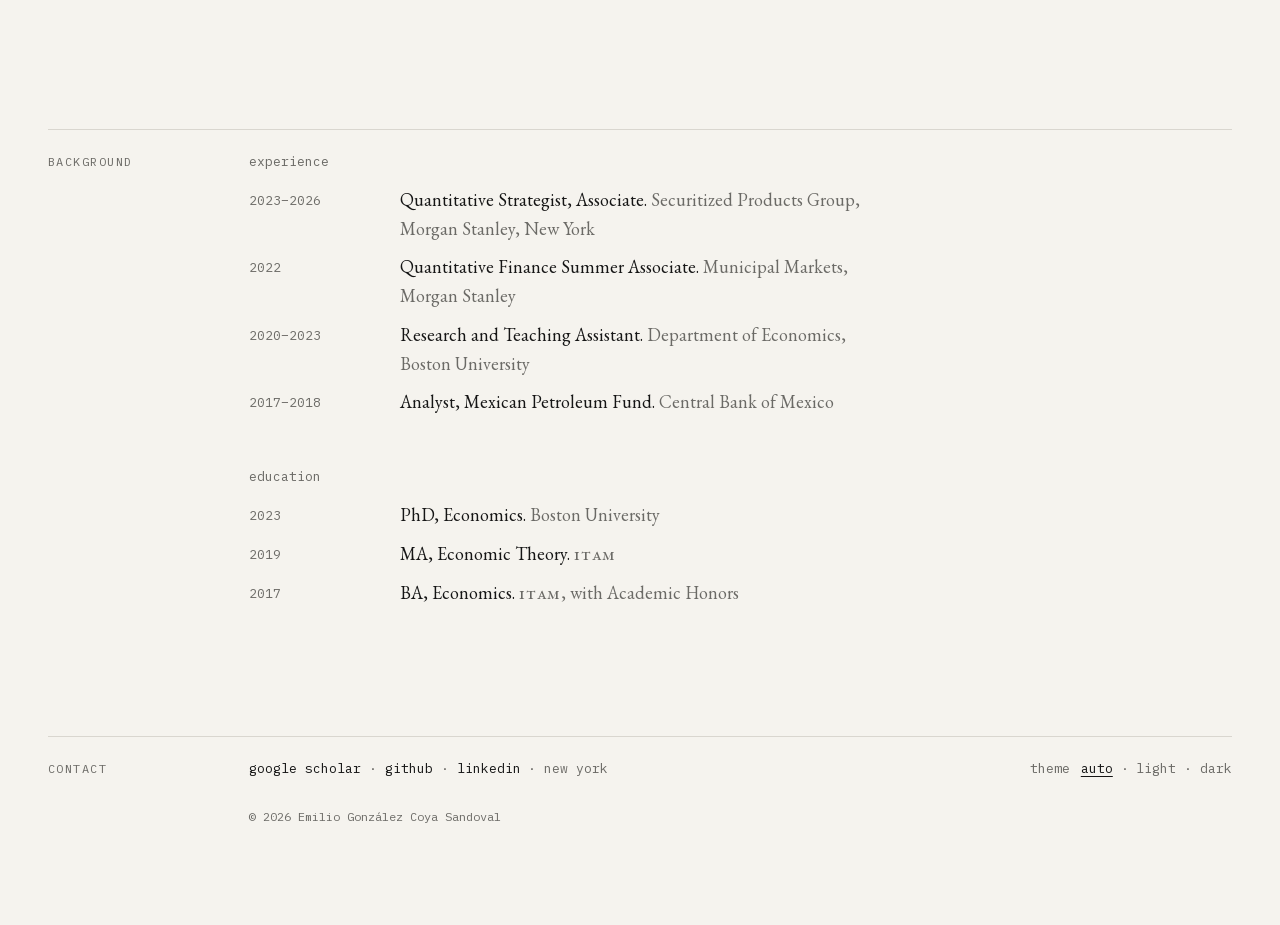
<file: working-papers/index.html>
<!DOCTYPE html>
<html lang="en">
<head>
  <meta charset="utf-8">
  <title>Research — Emilio González Coya</title>
  <meta name="robots" content="noindex">
  <link rel="canonical" href="https://emiliogcs.com/#research">
  <meta http-equiv="refresh" content="0; url=/#research">
  <script>location.replace("/#research")</script>
</head>
<body>
  <p>Research has moved to <a href="/#research">emiliogcs.com/#research</a>.</p>
</body>
</html>
</file>
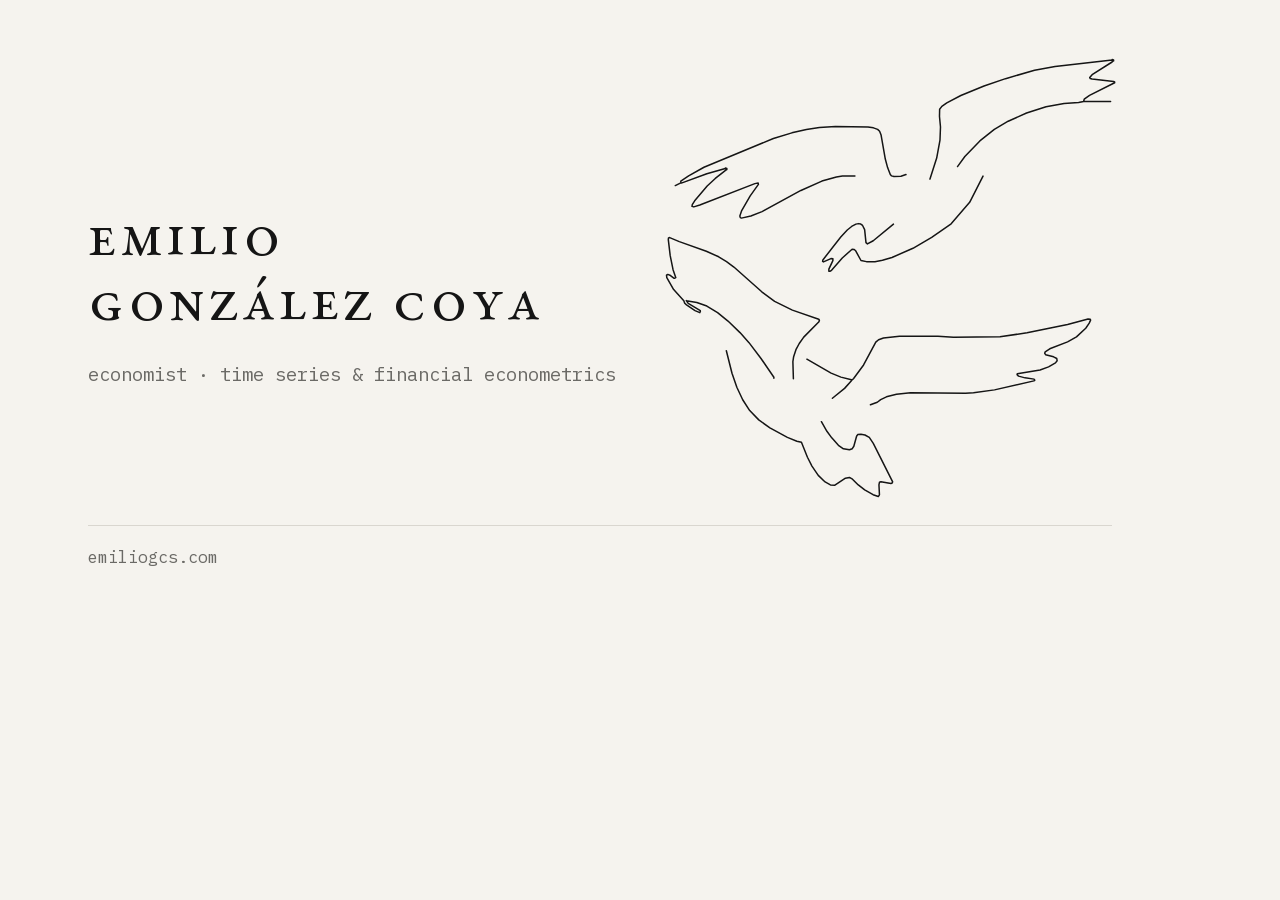
<file: scripts/og.html>
<!DOCTYPE html>
<!-- Template for assets/og.png (1200×630). scripts/birds.py fills in the
     birds; render with:  see README.md, "Social image". -->
<html lang="en">
<head>
  <meta charset="utf-8">
  <title>og.png template</title>
  <style>
    @font-face { font-family: "EB Garamond"; src: url("../assets/fonts/eb-garamond-400.woff2") format("woff2"); }
    @font-face { font-family: "IBM Plex Mono"; src: url("../assets/fonts/ibm-plex-mono-400.woff2") format("woff2"); }
    html, body { margin: 0; }
    body {
      width: 1200px; height: 630px; overflow: hidden; position: relative;
      background: #F5F3EE; color: #151515;
      font-family: "EB Garamond", serif;
    }
    .text { position: absolute; left: 88px; top: 0; bottom: 40px; width: 600px; display: flex; flex-direction: column; justify-content: center; }
    .name { margin: 0; font-size: 60px; white-space: nowrap; line-height: 1.08; font-weight: 400; font-variant-caps: all-small-caps; letter-spacing: 0.06em; }
    .role { margin: 28px 0 0; white-space: nowrap; font: 19px/1.5 "IBM Plex Mono", monospace; color: #6B6A66; }
    .url { position: absolute; left: 88px; bottom: 64px; margin: 0; font: 17px/1 "IBM Plex Mono", monospace; color: #6B6A66; }
    .rule { position: absolute; left: 88px; right: 88px; bottom: 104px; border-top: 1px solid #D9D6CF; }
    .fig { position: absolute; right: 84px; top: 58px; height: 440px; }
    .fig svg { display: block; height: 100%; width: auto; overflow: visible; }
    .fig svg path { stroke-width: 1.5; }
  </style>
</head>
<body>
  <div class="text">
    <h1 class="name">Emilio<br>González Coya</h1>
    <p class="role">economist · time series &amp; financial econometrics</p>
  </div>
  <div class="fig">
    <!-- birds -->
    <svg class="flock" viewBox="0 0 901.7 879.4" aria-hidden="true" focusable="false" fill="none" stroke="currentColor" stroke-width="1" stroke-linecap="round" stroke-linejoin="round">
      <g transform="translate(17.6 0)"><g class="bird bird-upper" data-bird="upper" data-heading="140" data-flap="518 245 515 28 0"><path class="wing" d="M876 4 L876 3 879 3.9 879 6 877 6 M876 4 L762 17 721 24.6 663 41.3 620 56 573.7 75 545.6 89.7 535.7 96.7 531.3 102.3 531 117 533 138 532 164 525.4 200 512 242 M877 6 L876 8 836.1 33.3 831.3 39 832.4 41 836 42.1 879 47 881.1 47.9 881.1 49.4 830.9 74.7 820.3 82.3 819 87 M819 87 L809 89 780 91 744 97.6 705 110 668.3 126.3 640.6 142.7 611.7 165.7 581.7 196.9 567 217 M819 87 L873 87 M103 221 L103 220 106 220.9 106 223 104 224 M103 221 L66 231.3 15 250 M104 224 L82.9 240.7 66.7 255.7 41.7 285.4 36.9 293 36.4 296.6 40 297.6 52 293.7 162 251.1 168.6 249.9 169.1 252.7 152.7 275.6 135.7 305 132 316 132.9 319.1 135 320 154 315.7 176.3 307 254 264.7 296 246 325 237.7 337 236 362 236 M464 233 L454 236.4 440 237 435.3 235.6 432.7 232.7 427.3 219 422.7 202 414.3 154 411.3 146.3 407.4 142.7 399 139.6 388 138 323 137 291 139 265 142.7 236 149.6 199 161 60.3 218.3 29.6 235.7 14 246 14 248 M618 236 L591.3 288.4 554.3 331.3 515.4 358.3 478 380.3 436 398.7 417 404.4 402 407 385 407 374.1 404.7 363.3 385.1 360.7 382.7 356.3 382.3 336.7 399.7 315.3 424.3 312.7 426.1 309.9 426.1 309.9 422 317.9 405 318 401.4 314 400.9 299.1 407.6 297.4 406.6 297.9 403.6 333.7 357.9 346.7 343.7 355.4 336.7 364 332 369 331 373.7 331.9 377.3 334.7 381.4 343 384.1 369 387 371.6 398.6 365.3 439 332 M13 250 L3 255" vector-effect="non-scaling-stroke"/></g></g>
      <g transform="translate(0 355.9)"><g class="bird bird-middle" data-bird="middle" data-heading="62" data-flap="340.6 254.1 510 30 0"><path class="wing" d="M21.6 83.1 L16.1 67.1 10.4 39.1 6.6 7.1 7 3.7 9.4 3 28.6 11.1 82.6 30.3 107.3 41.4 123 50.9 137.7 61.9 193.4 111.4 219.1 130.4 254.6 148 307.3 166.3 308.6 168.3 307.7 171.3 277.3 202 268.3 214.7 261.7 227.1 257.1 241.1 255.6 251.1 256.6 285.1 M19.6 84.1 L17.6 84.1 11 78.9 5.6 76.6 3 78.3 3.6 83.1 17.3 107 37.6 129.1 M37.6 129.1 L39.4 134.3 43 137.4 60 149 69.6 153.1 M42.6 129.1 L63.6 132.7 83.6 139.9 105.1 152.9 125.9 169.9 149.9 192.9 167.9 213 191.9 244.7 217.6 282.1 217.6 284.1 M42.6 129.1 L46.4 134.4 70.6 149.1 70.6 151.1 M122.6 229.1 L133.9 274.1 143.6 302.1 155.3 327.1 169.3 348.7 187.4 367.4 209.7 383.4 244.6 402.4 263.6 410 272.7 412.1 284.7 442.1 293.7 459.7 306.3 478.3 320 491.4 330.6 497.3 339.6 498 360.6 483.9 368.6 482.4 374.7 485.9 386.3 497.4 399.1 507.4 415.9 516.9 426.3 520.6 428.6 517.1 427.6 497.1 428.6 492.1 431.6 491.1 451.6 494.4 454.1 493.6 455 491.1 416.3 414.4 408.3 402.4 399.6 397.6 391.6 396.1 385.1 396.7 382.9 400.1 377.4 420.1 374.3 425 368.6 427.1 356.6 425.1 346.6 418.1 333.3 403.3 323.6 390.1 312.6 371.1 M283.6 246.1 L332 273.9 351.6 281.9 372.6 287.1 M372.6 287.1 L374.6 287.1 377 284.7 396.9 257.6 421.3 212 426.9 207.1 436.6 203.7 468.6 200.1 545.6 200.1 576.6 202.1 669.6 201.1 723.6 193.4 804.6 176.6 845.6 165.7 850 166 850.6 168.1 847.9 174.1 840.9 184.3 822.4 201.4 804.6 211.4 769 225.3 759.9 231.4 758.9 234.3 760.7 237 776.6 241.3 783 244.7 783.7 249.1 780.4 253.4 766.6 261.4 749.6 267.6 704.1 275.1 703.7 277.1 706.6 279.9 719.6 283.4 737.6 285.9 739.1 287.9 737.4 289.4 658.6 307.4 616.6 313.1 600.6 314.1 490.6 313.1 462.6 316 442.6 321.3 431.1 326.9 424.3 332.1 410.6 337.1 M372.6 287.1 L372.6 289.1 358.9 304.4 334.6 324.1" vector-effect="non-scaling-stroke"/></g></g>
    </svg>
    <!-- /birds -->
  </div>
  <div class="rule"></div>
  <p class="url">emiliogcs.com</p>
</body>
</html>
</file>
<file: assets/site.css>
/* emiliogcs.com — one stylesheet, no build step. */

/* ---------------------------------------------------------------- fonts */

@font-face {
  font-family: "EB Garamond";
  src: url("/assets/fonts/eb-garamond-400.woff2") format("woff2");
  font-weight: 400;
  font-style: normal;
  font-display: swap;
}
@font-face {
  font-family: "EB Garamond";
  src: url("/assets/fonts/eb-garamond-400-italic.woff2") format("woff2");
  font-weight: 400;
  font-style: italic;
  font-display: swap;
}
@font-face {
  font-family: "IBM Plex Mono";
  src: url("/assets/fonts/ibm-plex-mono-400.woff2") format("woff2");
  font-weight: 400;
  font-style: normal;
  font-display: swap;
}

/* Metric-matched fallbacks (computed from the real fonts), so the swap
   from system font to web font moves nothing. */
@font-face {
  font-family: "Garamond Fallback";
  src: local("Times New Roman"), local("TimesNewRomanPSMT"), local("Liberation Serif"), local("Tinos");
  size-adjust: 94.17%;
  ascent-override: 106.94%;
  descent-override: 31.65%;
  line-gap-override: 0%;
}
@font-face {
  font-family: "Plex Fallback";
  src: local("Menlo"), local("Menlo-Regular"), local("Courier New"), local("CourierNewPSMT"), local("Liberation Mono"), local("Cousine");
  size-adjust: 99.8%;
  ascent-override: 102.7%;
  descent-override: 27.55%;
  line-gap-override: 0%;
}

/* --------------------------------------------------------------- tokens */

:root {
  --paper: #F5F3EE;
  --ink: #151515;
  --muted: #6B6A66;
  --rule: #D9D6CF;
  --accent: #8C2F23; /* oxblood */

  --serif: "EB Garamond", "Garamond Fallback", Garamond, "Times New Roman", serif;
  --mono: "IBM Plex Mono", "Plex Fallback", ui-monospace, Menlo, Consolas, monospace;

  --gutter: 20px;
  --gap: 24px;
  --max: 1280px;
  --space: 80px; /* between sections */

  color-scheme: light dark;
}
/* Dark follows the system unless the visitor picked a theme with the switch
   in the footer (site.js sets data-theme="light" or "dark" on <html>). */
@media (prefers-color-scheme: dark) {
  :root:not([data-theme="light"]) {
    --paper: #0F0F0E;
    --ink: #ECE9E2;
    --muted: #8E8B84;
    --rule: #2A2926;
    --accent: #D27A68;
  }
}
:root[data-theme="dark"] {
  --paper: #0F0F0E;
  --ink: #ECE9E2;
  --muted: #8E8B84;
  --rule: #2A2926;
  --accent: #D27A68;
  color-scheme: dark;
}
:root[data-theme="light"] {
  color-scheme: light;
}
@media (min-width: 900px) {
  :root {
    --gutter: 48px;
    --space: 128px;
  }
}

/* ----------------------------------------------------------------- base */

*,
*::before,
*::after {
  box-sizing: border-box;
}

html {
  -webkit-text-size-adjust: 100%;
  text-size-adjust: 100%;
}

body {
  margin: 0;
  background: var(--paper);
  color: var(--ink);
  font: 18px/1.6 var(--serif);
  font-variant-numeric: oldstyle-nums;
  font-kerning: normal;
  overflow-wrap: break-word;
}
@media (prefers-color-scheme: dark) {
  :root:not([data-theme="light"]) body {
    -webkit-font-smoothing: antialiased;
    -moz-osx-font-smoothing: grayscale;
  }
}
:root[data-theme="dark"] body {
  -webkit-font-smoothing: antialiased;
  -moz-osx-font-smoothing: grayscale;
}

h1,
h2,
h3,
p,
ul,
ol,
figure,
pre {
  margin: 0;
}
ul {
  padding: 0;
  list-style: none;
}
h1,
h2,
h3 {
  font-weight: 400;
}
cite {
  font-style: italic;
}

a {
  color: inherit;
  text-decoration: none;
  transition: color 0.2s;
}
a:hover {
  color: var(--accent);
}

:focus-visible {
  outline: 1px solid var(--accent);
  outline-offset: 3px;
}

::selection {
  background: var(--ink);
  color: var(--paper);
}

/* Visually hidden, still read aloud. */
.vh {
  position: absolute;
  width: 1px;
  height: 1px;
  margin: -1px;
  padding: 0;
  overflow: hidden;
  clip-path: inset(50%);
  white-space: nowrap;
  border: 0;
}

.skip {
  position: absolute;
  top: 8px;
  left: 8px;
  padding: 4px 8px;
  background: var(--paper);
  font: 13px/1.6 var(--mono);
  transform: translateY(-200%);
}
.skip:focus {
  transform: none;
}

/* Small caps for acronyms in running text. */
.sc {
  font-variant-caps: all-small-caps;
  letter-spacing: 0.04em;
}

/* Mono metadata: labels, years, numbers, link rows. */
.mono,
.label,
.note,
.actions,
.nav,
.links,
.yr,
.sublabel,
.line-cap {
  font-family: var(--mono);
  font-variant-numeric: lining-nums;
}

/* --------------------------------------------------------------- layout */

.wrap {
  width: min(100% - 2 * var(--gutter), var(--max));
  margin-inline: auto;
}

/* Twelve columns on desktop: labels sit in 1–2, text starts at column 3. */
@media (min-width: 900px) {
  .grid {
    display: grid;
    grid-template-columns: repeat(12, minmax(0, 1fr));
    column-gap: var(--gap);
    align-items: start;
  }
  .grid > .label {
    grid-column: 1 / 3;
  }
  .grid > .body {
    grid-column: 3 / -1;
  }
}

.reading {
  max-width: 640px;
}

.section {
  margin-top: var(--space);
  padding-top: 20px;
  border-top: 1px solid var(--rule);
}

.label {
  font-size: 12px;
  line-height: 24px;
  letter-spacing: 0.12em;
  text-transform: uppercase;
  color: var(--muted);
  margin-bottom: 32px;
}
@media (min-width: 900px) {
  .label {
    margin-bottom: 0;
  }
}

/* --------------------------------------------------------------- header */

.site-header {
  display: flex;
  flex-wrap: wrap;
  align-items: baseline;
  justify-content: space-between;
  column-gap: 32px;
  row-gap: 4px;
  padding-top: 28px;
}
@media (min-width: 900px) {
  .site-header {
    padding-top: 40px;
  }
}

/* The name is set as the section labels are (mono capitals, tracked), in
   full ink as the link home. */
.name {
  font-family: var(--mono);
  font-size: 12px;
  line-height: 24px;
  letter-spacing: 0.12em;
  text-transform: uppercase;
  font-variant-numeric: lining-nums;
}

.nav ul,
.links {
  display: flex;
  flex-wrap: wrap;
}
.nav {
  font-size: 13px;
  line-height: 24px;
  text-transform: lowercase;
}
.nav a,
.links a {
  display: inline-block;
  min-height: 24px;
}
/* The dot hangs off the end of each item, so a wrapped row never starts with one. */
.nav li:not(:last-child)::after,
.links li:not(:last-child)::after {
  content: "·";
  content: "·" / "";
  margin-inline: 0.6em;
  color: var(--muted);
}

/* ---------------------------------------------------------------- intro */

.intro {
  padding-top: 72px;
}
@media (min-width: 900px) {
  .intro {
    padding-top: 112px;
  }
}
/* With the birds (body.sky), the flock sits above the statement until 1200px. */
.sky .intro {
  padding-top: 32px;
}
@media (min-width: 900px) {
  .sky .intro {
    padding-top: 48px;
  }
}
@media (min-width: 1200px) {
  .sky .intro {
    padding-top: 112px;
  }
}

.statement {
  font-size: clamp(28px, 4vw, 40px);
  line-height: 1.2;
  max-width: 17em;
  text-wrap: balance;
}

.bio {
  margin-top: 32px;
  max-width: 34em; /* ≈ 64ch */
  text-wrap: pretty;
}

/* ------------------------------------------------------------- the line */

.line {
  margin-top: 64px;
}
@media (min-width: 900px) {
  .line {
    margin-top: 96px;
  }
}
.line-svg {
  display: block;
  width: 100%;
  height: 64px;
  color: var(--muted);
  overflow: visible;
}
.line-svg path {
  stroke-width: 0.75;
}
.line-cap {
  margin-top: 8px;
  font-size: 11px;
  line-height: 16px;
  text-align: right;
  color: var(--muted);
}
.phi {
  font-family: var(--serif);
  font-size: 13px;
}

/* ---------------------------------------------------------------- birds */
/* Birds: two birds traced from a line drawing (scripts/birds.py) sit in
   the intro as drawn. With motion allowed, site.js
   hides them there (.aloft keeps their space) and flies them, with three
   more, in .flight: one layer over the window, above the text. */

.intro {
  position: relative;
}
.flock {
  display: block;
  position: relative;
  width: auto;
  height: 200px;
  margin: 0 0 32px auto;
  overflow: visible;
  color: var(--ink);
  pointer-events: none;
}
.flock.aloft {
  visibility: hidden;
}
@media (min-width: 900px) {
  .flock {
    grid-column: 3 / -1;
    justify-self: end;
    height: 240px;
    margin: 0 0 40px;
  }
}
@media (min-width: 1200px) {
  .flock {
    position: absolute;
    top: 8px;
    right: 0;
    height: min(340px, 24vw);
    margin: 0;
  }
}

.flight {
  position: fixed;
  inset: 0;
  width: 100%;
  height: 100%;
  overflow: visible;
  pointer-events: none;
  z-index: 1;
  color: var(--ink);
}
/* Contact page: the birds wheel round the address. Birds at the back of
   their ring fly in .flight.behind, under the text; at the front, in
   .flight.ahead, over it. With motion allowed the drawing itself is not
   shown there (site.js sizes the birds as it would be). */
[data-birds="orbit"] .site-header,
[data-birds="orbit"] main,
[data-birds="orbit"] .site-footer {
  position: relative;
  z-index: 1;
}
.flight.behind {
  z-index: 0;
}
.flight.ahead {
  z-index: 2;
}
@media (prefers-reduced-motion: no-preference) {
  .js [data-birds="orbit"] .flock {
    display: none;
  }
}
.contact {
  min-height: 62vh;
}
.sky .intro.contact {
  padding-top: clamp(96px, 24vh, 240px); /* the address about a third of the way down, room for the ring */
}
.contact-email {
  font-size: clamp(28px, 4vw, 40px); /* the home page statement's size */
  line-height: 1.2;
  overflow-wrap: anywhere;
}
.contact-email a {
  text-decoration-line: underline;
  text-decoration-color: transparent;
  text-decoration-thickness: 1px;
  text-underline-offset: 0.16em;
  transition: color 0.2s, text-decoration-color 0.2s;
}
.contact-email a:hover,
.contact-email a:focus-visible {
  text-decoration-color: currentColor;
}
.contact-copy {
  margin-top: 10px;
  font-family: var(--mono);
  font-size: 13px;
  line-height: 24px;
}
.contact-copy .act {
  float: none;
  display: inline-block;
}
.contact .links {
  margin-top: 28px;
}
.contact-footer {
  display: flex;
  flex-wrap: wrap;
  justify-content: space-between;
  align-items: baseline;
  gap: 8px 32px;
  margin-top: 48px;
}
.contact-footer .colophon {
  margin-top: 0;
}

.flight.armed path {
  stroke-dasharray: var(--len) var(--len);
  stroke-dashoffset: var(--len);
}
.flight.armed.draw path {
  stroke-dashoffset: 0;
  transition: stroke-dashoffset 1.6s cubic-bezier(0.3, 0.5, 0.3, 1) var(--delay, 0s);
}

/* ------------------------------------------------------------- research */

.plate {
  display: grid;
  gap: 24px;
}
/* Plates: a hairline with 96px between them, split either side. */
.plate + .plate {
  margin-top: 48px;
  padding-top: 48px;
  border-top: 1px solid var(--rule);
}
.plate-fig {
  order: -1; /* figure above the text on narrow screens */
  max-width: 560px;
}
@media (min-width: 900px) {
  .plate {
    grid-template-columns: minmax(0, 7fr) minmax(0, 5fr);
    column-gap: 48px;
    align-items: start;
  }
  .plate-fig {
    order: 0;
    max-width: 400px;
    width: 100%;
  }
}

.plate-svg {
  display: block;
  width: 100%;
  height: auto;
  aspect-ratio: 16 / 10;
  transition: color 0.2s;
}
.plate-svg .base {
  stroke: var(--rule);
}

.plate-title {
  font-size: clamp(24px, 2.6vw, 32px);
  line-height: 1.2;
  text-wrap: balance;
}
.plate-title a {
  text-decoration-line: underline;
  text-decoration-color: transparent;
  text-decoration-thickness: 1px;
  text-underline-offset: 0.2em;
  transition: color 0.2s, text-decoration-color 0.2s;
}

.with {
  margin-top: 12px;
  font-style: italic;
  color: var(--muted);
}
.venue {
  margin-top: 2px;
}
.note {
  margin-top: 6px;
  font-size: 13px;
  line-height: 20px;
  color: var(--muted);
  text-transform: lowercase;
}

/* Hover or focus anywhere in a plate: figure to accent, title underlined. */
.plate:hover .plate-svg,
.plate:focus-within .plate-svg {
  color: var(--accent);
}
.plate:hover .plate-title a,
.plate:focus-within .plate-title a {
  text-decoration-color: currentColor;
}

/* Action row: paper ↗ · supplement ↗ · bibtex · abstract +
   Links float so the abstract's <summary> can share their line while its
   content opens full width below. */
.actions {
  margin-top: 16px;
  font-size: 13px;
  line-height: 24px;
  text-transform: lowercase;
}
.actions::after {
  content: "";
  display: table;
  clear: both;
}
.act,
.sep {
  float: left;
}
.sep {
  margin-inline: 0.6em;
  color: var(--muted);
}
.act {
  display: block;
  min-height: 24px;
  white-space: nowrap;
}
button.act {
  margin: 0;
  padding: 0;
  border: 0;
  background: none;
  color: inherit;
  font: inherit;
  text-transform: inherit;
  cursor: pointer;
  transition: color 0.2s;
}
button.act:hover {
  color: var(--accent);
}

details > summary {
  list-style: none;
  cursor: pointer;
}
details > summary::-webkit-details-marker {
  display: none;
}
.abstract > summary {
  display: inline-block;
  white-space: nowrap;
  transition: color 0.2s;
}
.abstract > summary:hover {
  color: var(--accent);
}
.sign::before {
  content: "+";
}
details[open] > summary .sign::before {
  content: "−";
}

.abstract-body {
  clear: left;
  max-width: 60ch;
  padding-top: 12px;
  font-family: var(--serif);
  font-size: 17px;
  line-height: 1.55;
  font-variant-numeric: oldstyle-nums;
  text-transform: none;
  text-wrap: pretty;
}
.abstract-body p + p {
  margin-top: 0.6em;
}
.abstract-body .run-in {
  font-variant-caps: all-small-caps;
  letter-spacing: 0.04em;
}

/* Animate the abstract opening where the platform can; open instantly elsewhere. */
@supports (interpolate-size: allow-keywords) {
  @media (prefers-reduced-motion: no-preference) {
    :root {
      interpolate-size: allow-keywords;
    }
    .abstract::details-content {
      block-size: 0;
      overflow: clip;
      transition: block-size 0.35s cubic-bezier(0.3, 0, 0.2, 1), content-visibility 0.35s allow-discrete;
    }
    .abstract[open]::details-content {
      block-size: auto;
    }
  }
}

/* BibTeX without JavaScript: a plain <details>. With JavaScript it becomes
   a copy button, and this only reappears if the clipboard is unavailable. */
.bib {
  margin-top: 4px;
  font-family: var(--mono);
  font-size: 13px;
  line-height: 24px;
}
.bib > summary {
  display: inline-block;
}
.bib > summary::after {
  content: " +";
}
.bib[open] > summary::after {
  content: " −";
}
.bib pre {
  margin-top: 8px;
  padding: 12px 0;
  border-block: 1px solid var(--rule);
  font: 12px/1.6 var(--mono);
  white-space: pre-wrap;
  overflow-wrap: anywhere;
  tab-size: 2;
}

/* --------------------------------------------------- figures in motion */

/* With JS and motion allowed, figures wait (invisible) until site.js arms
   them. If the script never runs, they appear after 2.5s regardless. */
@media (prefers-reduced-motion: no-preference) {
  .js .plate-fig:not(.ready) svg,
  .js .line:not(.ready) svg,
  .js .flock:not(.ready) {
    opacity: 0;
    animation: failsafe 0s 2.5s forwards;
  }
}
@keyframes failsafe {
  to {
    opacity: 1;
  }
}

.armed .plate-svg path:not(.base):not(.null) {
  stroke-dasharray: var(--len) var(--len);
  stroke-dashoffset: var(--len);
}
.armed .plate-svg circle,
.armed .plate-svg .null {
  opacity: 0;
}
.armed.draw .plate-svg path:not(.base):not(.null) {
  stroke-dashoffset: 0;
  transition: stroke-dashoffset var(--dur, 1.3s) cubic-bezier(0.25, 0.6, 0.3, 1) var(--delay, 0s);
}
.armed.draw .plate-svg circle,
.armed.draw .plate-svg .null {
  opacity: 1;
  transition: opacity 0.4s ease-out var(--delay, 0s);
}

.line.armed .line-svg {
  clip-path: inset(0 100% 0 0);
}
.line.armed.draw .line-svg {
  clip-path: inset(0 0 0 0);
  transition: clip-path 1.8s cubic-bezier(0.45, 0.05, 0.25, 1);
}

/* ----------------------------------------------------------- also, bg */

.plain li + li {
  margin-top: 12px;
}

.lists {
  display: grid;
  gap: 48px;
}
.sublabel {
  font-size: 13px;
  line-height: 24px;
  color: var(--muted);
  text-transform: lowercase;
  margin-bottom: 12px;
}
.cv li {
  display: grid;
  grid-template-columns: 7.5em minmax(0, 1fr);
  column-gap: 16px;
}
.cv li + li {
  margin-top: 10px;
}
.yr {
  font-size: 13px;
  line-height: 1.6rem;
  padding-top: 2px; /* settle the mono years on the serif baseline */
  color: var(--muted);
  white-space: nowrap;
}
.org {
  color: var(--muted);
}
@media (max-width: 479px) {
  .cv li {
    grid-template-columns: minmax(0, 1fr);
  }
  .yr {
    padding-top: 0;
    line-height: 20px;
  }
}

/* --------------------------------------------------------------- footer */

.site-footer {
  margin-bottom: 96px;
}
.links {
  font-size: 13px;
  line-height: 24px;
}
.links .place {
  color: var(--muted);
}
/* The full name, small, under the footer: the one place it is spelled out. */
.colophon {
  margin-top: 24px;
  font-family: var(--mono);
  font-size: 12px;
  line-height: 24px;
  font-variant-numeric: lining-nums;
  color: var(--muted);
}
@media (min-width: 900px) {
  .grid > .colophon {
    grid-column: 3 / -1;
  }
}
.footer-row {
  display: flex;
  flex-wrap: wrap;
  justify-content: space-between;
  align-items: baseline;
  gap: 8px 32px;
}

/* Theme switch: theme  auto · light · dark */
.theme-switch {
  display: flex;
  flex-wrap: wrap;
  align-items: baseline;
  font-family: var(--mono);
  font-size: 13px;
  line-height: 24px;
}
.theme-switch[hidden] {
  display: none;
}
.theme-label {
  margin-right: 0.8em;
  color: var(--muted);
}
.theme-switch button {
  min-height: 24px;
  margin: 0;
  padding: 0;
  border: 0;
  background: none;
  color: var(--muted);
  font: inherit;
  cursor: pointer;
  text-underline-offset: 0.2em;
  text-decoration-thickness: 1px;
  transition: color 0.2s;
}
.theme-switch button + button::before {
  content: "·";
  content: "·" / "";
  margin-inline: 0.6em;
  color: var(--muted);
  display: inline-block; /* keeps the dot out of the underline */
}
.theme-switch button:hover {
  color: var(--accent);
}
.theme-switch button[aria-pressed="true"] {
  color: var(--ink);
  text-decoration-line: underline;
}

/* ------------------------------------------------------------ code page */
/* /code/: the pyfgls documentation, generated from its repository
   (scripts/build_site_page.py there). Prose in the serif, code and
   metadata in mono, code between hairlines as the BibTeX entries are.
   Contents: a sticky column from 1200px, a closed <details> above that. */

/* Above the intro: python (this page) · r (the fgls package, /fgls/), the
   page in use underlined, as the theme in use in the footer. */
.langs {
  padding-top: 72px;
}
@media (min-width: 900px) {
  .langs {
    padding-top: 112px;
  }
}
.langs + .intro {
  padding-top: 20px;
}
.langs a[aria-current] {
  text-decoration-line: underline;
  text-decoration-thickness: 1px;
  text-underline-offset: 0.2em;
}

.code-intro .statement {
  max-width: 15em;
}
.pitch {
  margin-top: 16px;
  font-style: italic;
  color: var(--muted);
}
.lede {
  margin-top: 24px;
  text-wrap: pretty;
}
.lede > * + * {
  margin-top: 0.7em;
}
.lede ul {
  padding-left: 1.2em;
  list-style: disc;
}
.lede li + li {
  margin-top: 0.4em;
}
.code-intro .actions {
  margin-top: 28px;
}

.docs > .toc-side {
  display: none;
}
@media (min-width: 1200px) {
  .docs > .toc-side {
    display: block;
    grid-column: 1 / 3;
    position: sticky;
    top: 24px;
    max-height: calc(100vh - 48px);
    overflow-y: auto;
    overscroll-behavior: contain;
    scrollbar-width: thin;
  }
  .toc-top {
    display: none;
  }
}
.toc-side,
.toc-top {
  font-family: var(--mono);
  font-variant-numeric: lining-nums;
  font-size: 12px;
  line-height: 18px;
}
.toc-title {
  margin-bottom: 8px;
  line-height: 24px;
  letter-spacing: 0.12em;
  text-transform: uppercase;
  color: var(--muted);
}
.toc-list,
.toc-list ol {
  margin: 0;
  padding: 0;
  list-style: none;
}
.toc-list ol {
  margin: 2px 0 8px 1px;
  padding-left: 12px;
  border-left: 1px solid var(--rule);
}
.toc-list a {
  display: block;
  padding: 3px 0; /* 24px targets */
  color: var(--muted);
}
.toc-list > li > a {
  color: var(--ink);
}
.toc-list a:hover,
.toc-list a[aria-current] {
  color: var(--accent);
}
.toc-list code {
  font: inherit;
}
/* With the script, only the section in view shows its subsections. */
.toc-side.spy .toc-list ol {
  display: none;
}
.toc-side.spy .toc-list li.open > ol {
  display: block;
}

.toc-top {
  margin-bottom: 48px;
  padding-bottom: 8px;
  border-bottom: 1px solid var(--rule); /* the section's own rule is just above */
  font-size: 13px;
}
.toc-top > summary {
  display: inline-block;
  min-height: 24px;
  line-height: 24px;
  transition: color 0.2s;
}
.toc-top > summary:hover {
  color: var(--accent);
}
.toc-top nav {
  padding: 8px 0 4px;
}

.doc {
  min-width: 0;
  max-width: 800px;
}
.doc-section + .doc-section {
  margin-top: 96px;
  padding-top: 20px;
  border-top: 1px solid var(--rule);
}
.doc-h2 {
  margin-bottom: 32px;
  font-family: var(--mono);
  font-size: 12px;
  line-height: 24px;
  letter-spacing: 0.12em;
  text-transform: uppercase;
  color: var(--muted);
}
.doc-section h3,
.doc-section h4,
.doc-section h5,
.doc-section h6 {
  font-weight: 400;
}
.doc-section h3 {
  margin: 72px 0 16px;
  font-size: clamp(24px, 2.6vw, 30px);
  line-height: 1.2;
  text-wrap: balance;
}
.doc-h2 + h3 {
  margin-top: 0;
}
.doc-section h4 {
  margin: 40px 0 12px;
  font-size: 21px;
  line-height: 1.3;
}
.doc :is(h2, h3, h4, h5, h6)[id] {
  scroll-margin-top: 24px;
}
.doc-section :is(h3, h4) > a::after {
  content: " #";
  content: " #" / "";
  color: var(--muted);
  opacity: 0;
  transition: opacity 0.2s;
}
.doc-section :is(h3, h4) > a:is(:hover, :focus-visible)::after {
  opacity: 1;
}

.doc-section :is(p, ul, ol, dl, .table-wrap, .code, div.math, .api-obj, blockquote) {
  margin-top: 16px;
}
/* Notes set apart (the README's "> ..."): a hairline at the left, as nested API entries. */
.doc-section blockquote {
  max-width: 680px;
  margin-inline: 0;
  padding-left: 16px;
  border-left: 1px solid var(--rule);
}
.doc-section blockquote > :first-child {
  margin-top: 0;
}
.doc-section :is(p, ul, ol, dl) {
  max-width: 680px;
  text-wrap: pretty;
}
.doc-section :is(h3, h4, h5, .doc-h2) + :is(p, ul, ol, dl, .table-wrap, .code, div.math) {
  margin-top: 0;
}
.doc-section ul {
  padding-left: 1.2em;
  list-style: disc;
}
.doc-section ol {
  padding-left: 1.5em;
}
.doc-section li + li {
  margin-top: 0.4em;
}
.doc-section li > p {
  margin-top: 0;
}
.doc-section a:not(.api-h a):not(:is(h3, h4, h5) a) {
  text-decoration-line: underline;
  text-decoration-color: var(--rule);
  text-decoration-thickness: 1px;
  text-underline-offset: 0.18em;
  transition: color 0.2s, text-decoration-color 0.2s;
}
.doc-section a:not(.api-h a):not(:is(h3, h4, h5) a):hover {
  text-decoration-color: currentColor;
}
.doc-section code,
.lede code {
  font-family: var(--mono);
  font-size: 0.8em;
  font-variant-numeric: lining-nums;
}
.doc-section img {
  display: block;
  max-width: 100%;
  height: auto;
  margin-top: 24px;
  mix-blend-mode: multiply; /* the figure's white falls into the paper */
}
@media (prefers-color-scheme: dark) {
  :root:not([data-theme="light"]) .doc-section img {
    filter: invert(1) hue-rotate(180deg);
    mix-blend-mode: screen;
  }
}
:root[data-theme="dark"] .doc-section img {
  filter: invert(1) hue-rotate(180deg);
  mix-blend-mode: screen;
}

/* Tables: rows between hairlines, mono heads; wide ones scroll in place. */
.table-wrap {
  overflow-x: auto;
}
.doc-section table {
  width: 100%;
  min-width: 520px;
  border-collapse: collapse;
  font-size: 15px;
  line-height: 1.45;
}
.doc-section th,
.doc-section td {
  padding: 7px 16px 7px 0;
  border-bottom: 1px solid var(--rule);
  text-align: left;
  vertical-align: top;
}
.doc-section th {
  border-bottom-color: var(--muted);
  font-family: var(--mono);
  font-size: 12px;
  font-weight: 400;
  line-height: 20px;
  color: var(--muted);
}
.doc-section th code {
  font-size: 1em;
}
.doc-section :is(th, td):last-child {
  padding-right: 0;
}

/* Code: a mono label and the copy button above, hairlines either side. */
.code {
  border-block: 1px solid var(--rule);
}
.doc-section .code {
  margin-top: 20px;
}
.code-head {
  display: flex;
  justify-content: space-between;
  align-items: baseline;
  padding-top: 4px;
  font-family: var(--mono);
  font-size: 11px;
  line-height: 24px;
  letter-spacing: 0.06em;
  color: var(--muted);
}
.code-head .act {
  float: none;
  letter-spacing: 0;
  font-size: 12px;
}
.code pre {
  overflow-x: auto;
  padding: 4px 0 14px;
  font: 13px/1.6 var(--mono);
  font-variant-numeric: lining-nums;
  font-variant-ligatures: none;
  tab-size: 4;
}
.code pre code {
  font: inherit;
}
.code.sig pre {
  padding-top: 12px;
}
@media (max-width: 479px) {
  .code pre {
    font-size: 12px;
  }
}
/* Highlighting in the site's three inks: keywords in the accent, comments
   and prompts muted, everything else as text. */
.code :is(.k, .kc, .kd, .kn, .kp, .kr, .kt, .ow, .nd) {
  color: var(--accent);
}
.code :is(.c, .c1, .ch, .cm, .cp, .cpf, .cs, .gp) {
  color: var(--muted);
}

/* Math: MathJax typesets \( \) and \[ \]; until then the TeX shows as mono. */
.math {
  font-family: var(--mono);
  font-size: 0.8em;
}
.math:has(mjx-container) {
  font-family: inherit;
  font-size: inherit;
}
div.math {
  overflow-x: auto;
  overflow-y: hidden;
  padding-block: 4px;
}
mjx-container[display="true"] {
  margin: 0 !important;
}

/* API reference */
.api-note,
.api-inherits {
  color: var(--muted);
}
.doc-section .api-obj {
  margin-top: 48px;
}
.doc-section .api-obj .api-obj {
  margin-top: 32px;
  padding-left: 16px;
  border-left: 1px solid var(--rule);
}
.doc-section .api-h {
  margin: 0 0 8px;
  font-family: var(--mono);
  font-size: 15px;
  line-height: 24px;
  overflow-wrap: anywhere;
}
.doc-section h5.api-h,
.doc-section h6.api-h {
  font-size: 14px;
}
.api-h code {
  font-size: 1em;
}
.api-kind {
  margin-left: 0.6em;
  font-size: 11px;
  letter-spacing: 0.12em;
  text-transform: uppercase;
  color: var(--muted);
}
.doc-section .api-label {
  margin-top: 20px;
  font-family: var(--mono);
  font-size: 11px;
  line-height: 24px;
  letter-spacing: 0.12em;
  text-transform: uppercase;
  color: var(--muted);
}
.doc-section .api-label + :is(.api-items, .code) {
  margin-top: 4px;
}
.api-items dt {
  margin-top: 12px;
  font-family: var(--mono);
  font-size: 13px;
  line-height: 20px;
}
.api-items dt:first-child {
  margin-top: 0;
}
.api-items dt code {
  font-size: 1em;
}
.api-type {
  color: var(--muted);
}
.api-items dd {
  margin: 2px 0 0 16px;
  font-size: 17px;
  line-height: 1.55;
}
.doc-section .api-items dd p {
  margin-top: 0;
}

/* ---------------------------------------------------------------- 404 */

.lost {
  padding-top: 112px;
  padding-bottom: 160px;
}
.lost p + p {
  margin-top: 16px;
}

/* ------------------------------------------------------------ motion */

@media (prefers-reduced-motion: reduce) {
  *,
  *::before,
  *::after {
    transition-duration: 0s !important;
    animation-duration: 0s !important;
  }
}

/* ------------------------------------------------------------- print */

@media print {
  :root,
  :root[data-theme] {
    --paper: #fff;
    --ink: #000;
    --muted: #444;
    --rule: #bbb;
    --accent: #000;
    --space: 32px;
  }
  body {
    font-size: 11pt;
  }
  .nav,
  .langs,
  .line,
  .skip,
  .actions,
  .bib,
  .theme-switch,
  .flock,
  .flight,
  .toc,
  .toc-top,
  .copy-code {
    display: none !important;
  }
  .code pre {
    overflow: visible;
    white-space: pre-wrap;
  }
  .wrap {
    width: auto;
    margin-inline: 0;
  }
  .intro {
    padding-top: 24px;
  }
  .plate,
  .cv li {
    break-inside: avoid;
  }
  .plate-fig {
    max-width: 240px;
  }
  .plate-svg {
    color: #000 !important;
  }
  a[href^="http"]::after,
  a[href^="mailto:"]::after {
    content: " (" attr(href) ")";
    font-family: var(--mono);
    font-size: 8pt;
    color: var(--muted);
    overflow-wrap: anywhere;
    white-space: normal;
  }
  a[href^="/"]:not([href="/"]):not([href^="/#"])::after {
    content: " (https://emiliogcs.com" attr(href) ")";
    font-family: var(--mono);
    font-size: 8pt;
    color: var(--muted);
  }
  .plate-title a::after {
    display: block;
    margin-top: 2px;
  }
}
</file>
